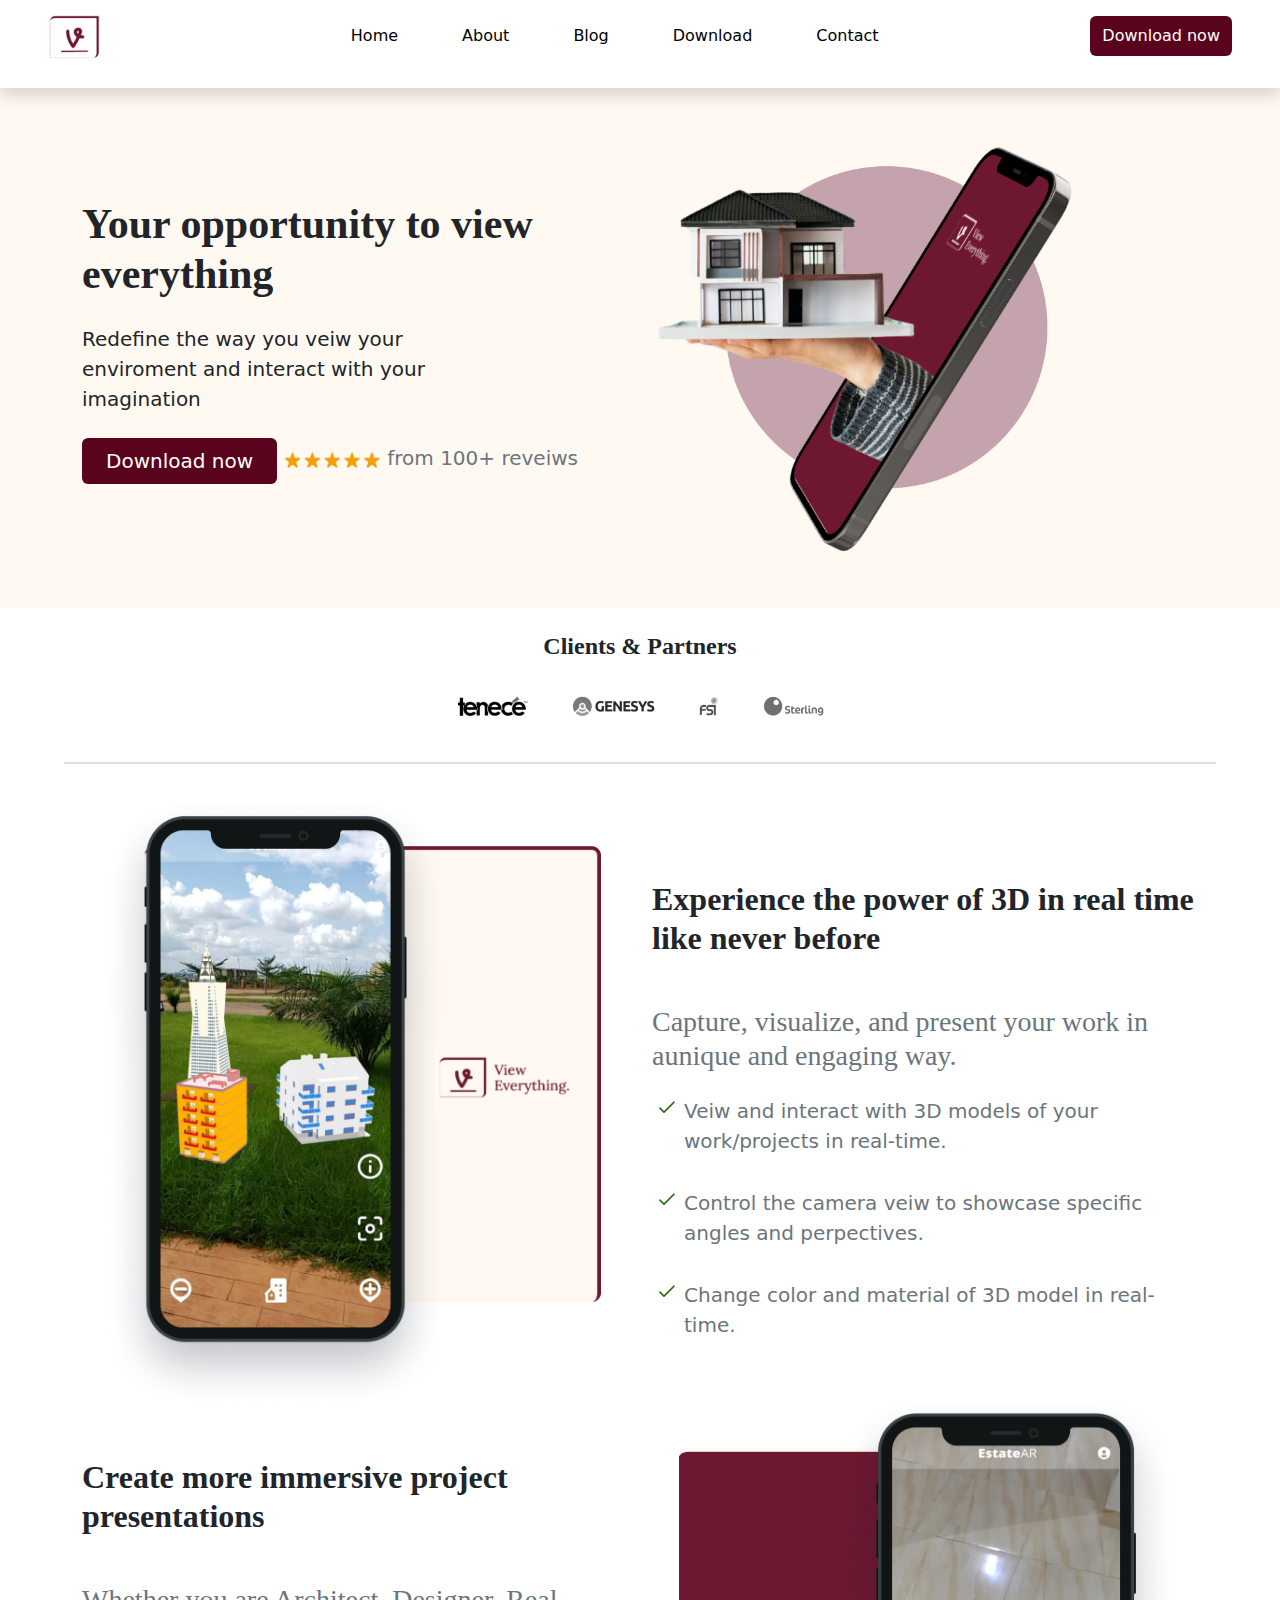
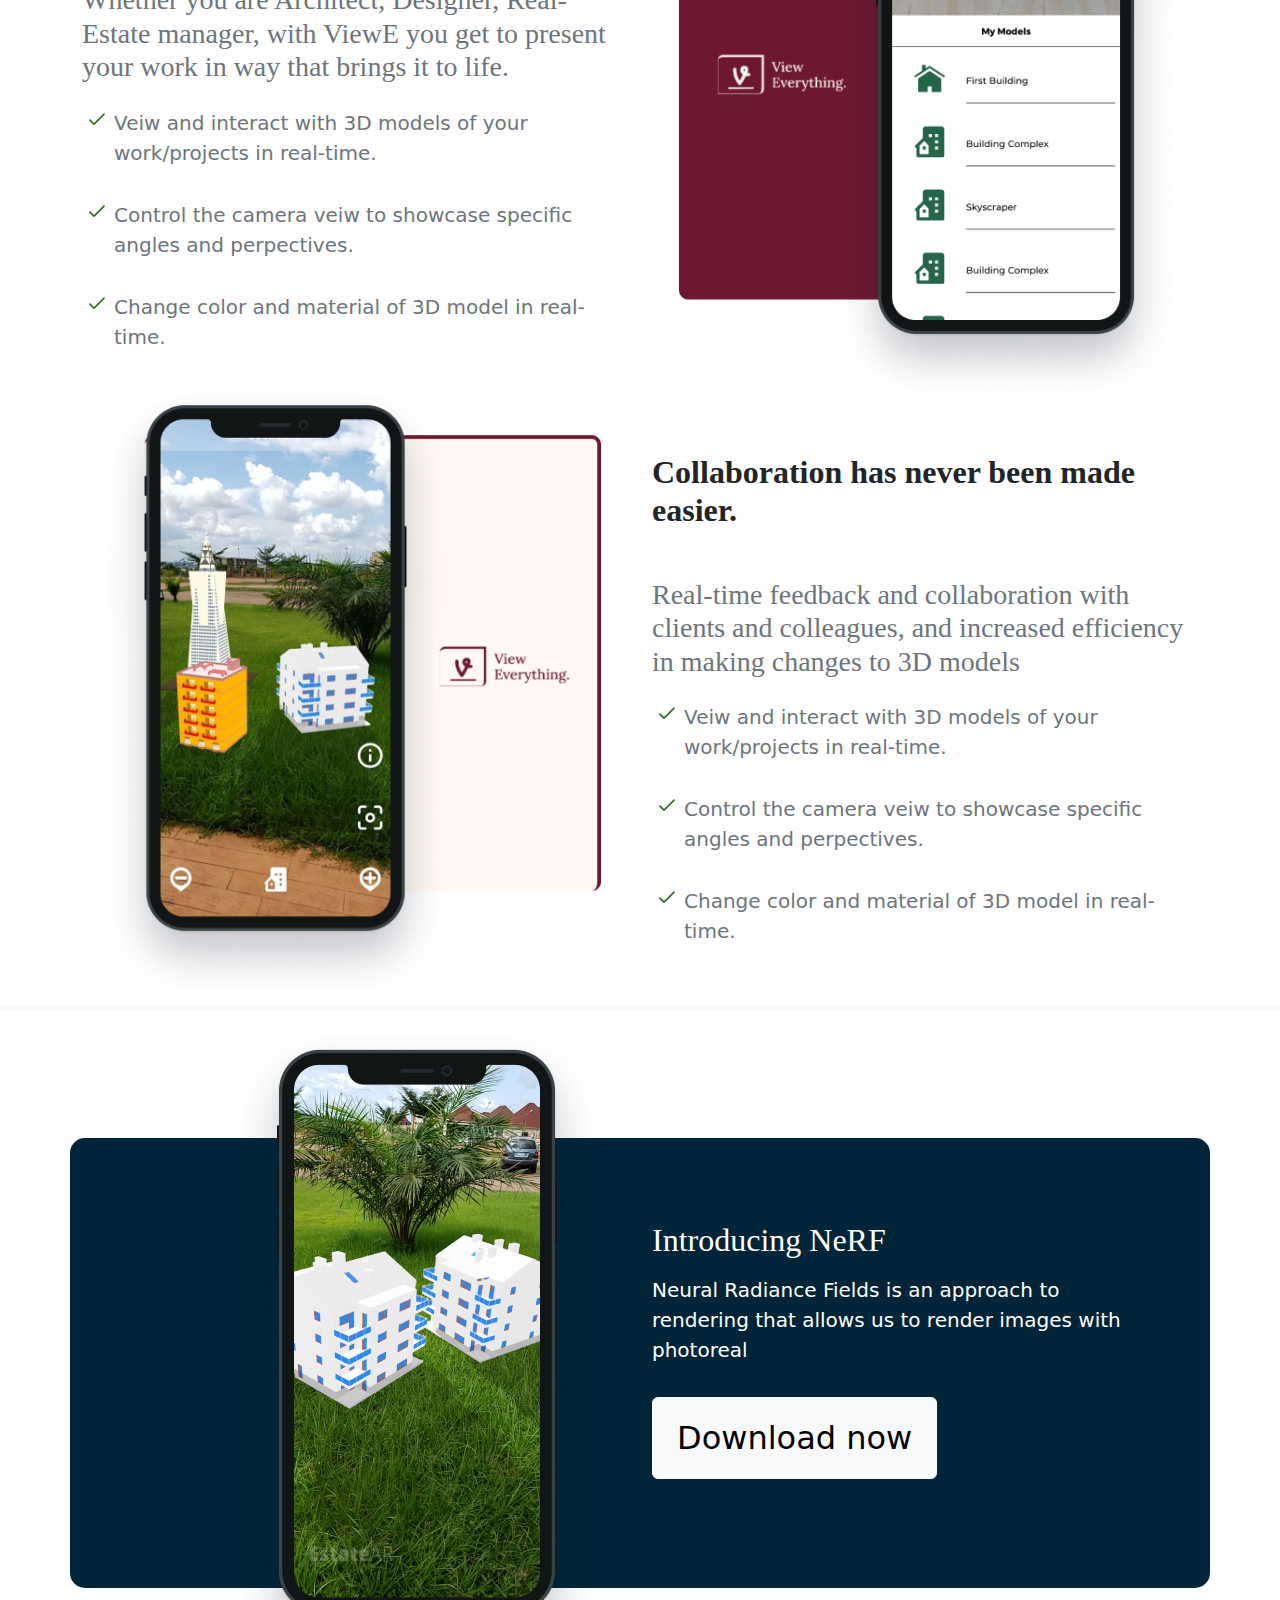
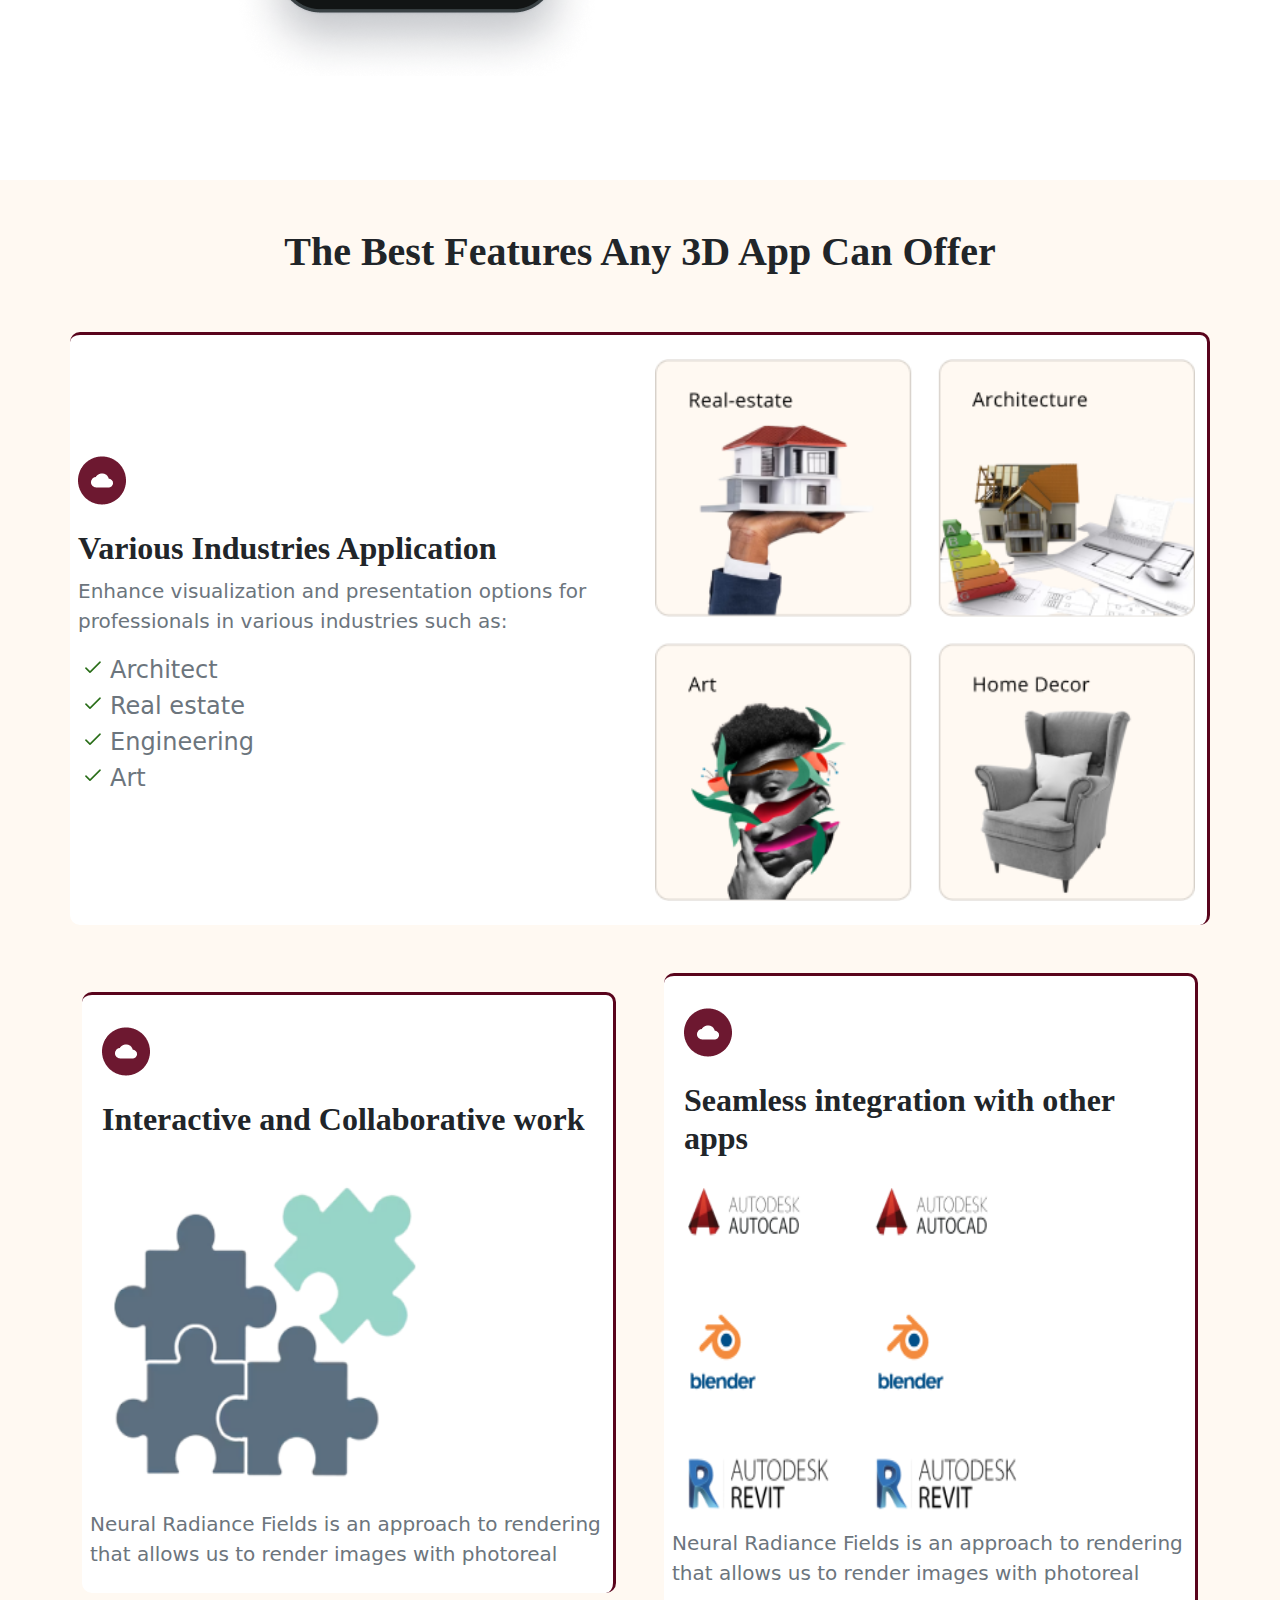
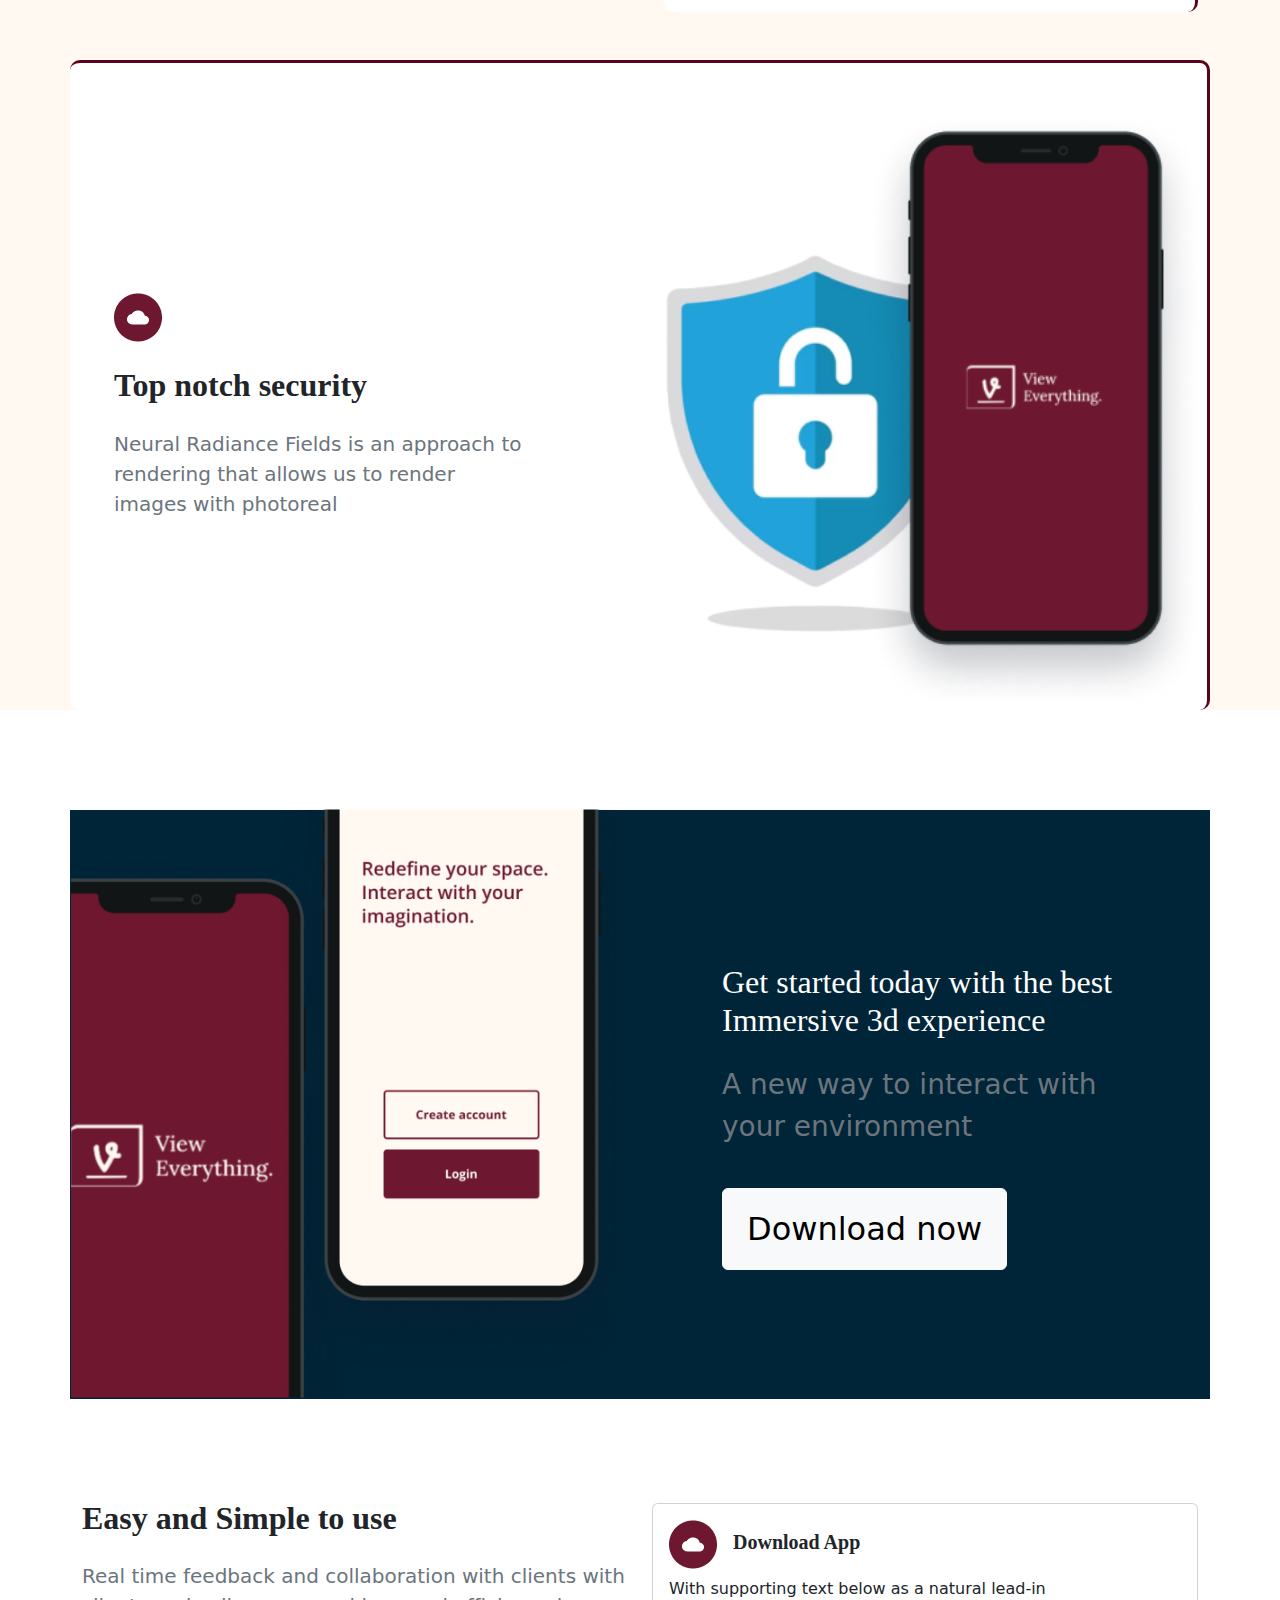
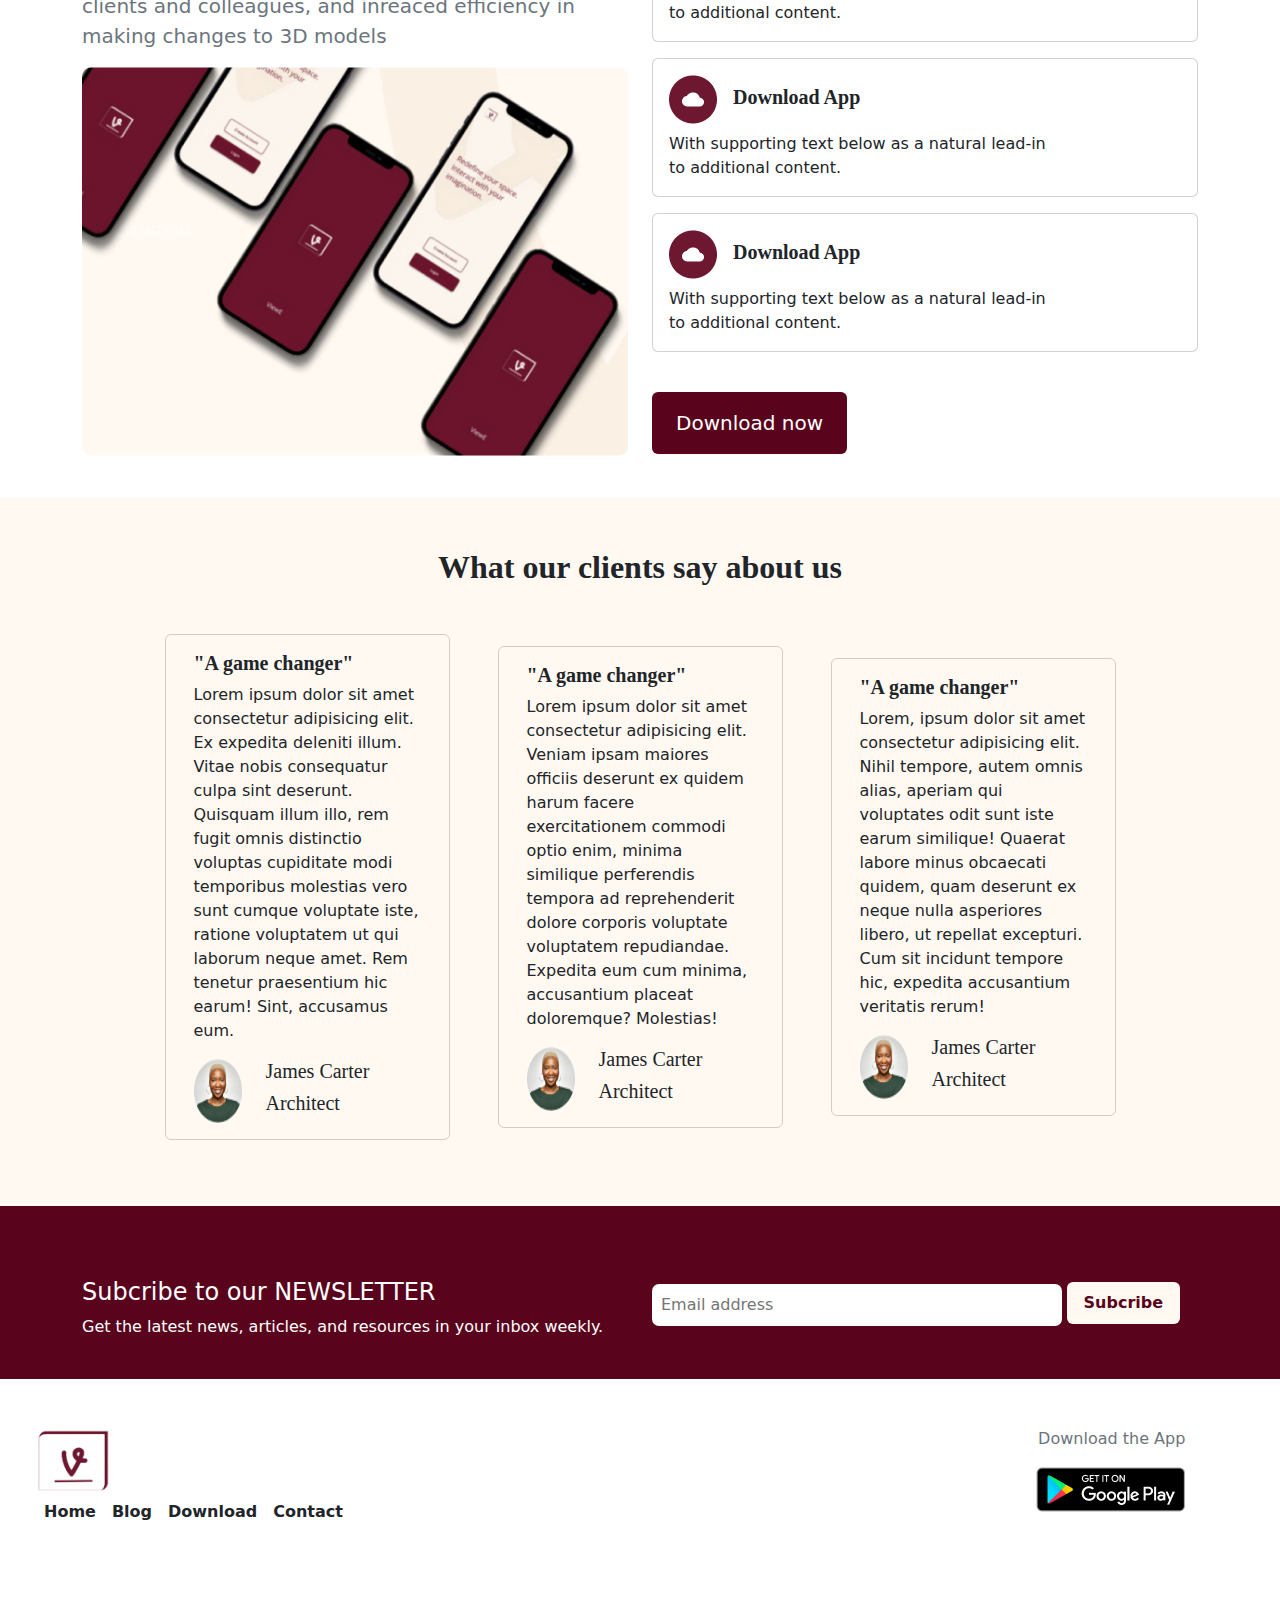
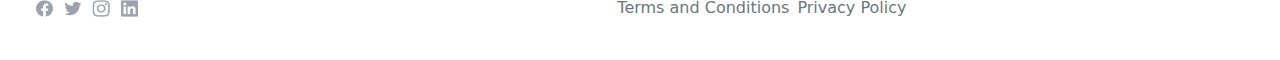
<file: index.html>
<!DOCTYPE html>
<html lang="en">
<head>
    <meta charset="UTF-8">
    <meta name="viewport" content="width=device-width, initial-scale=1.0">
    <!-- STYLES -->
    <link rel="stylesheet" href="homepage.css">
    <link rel="stylesheet" href=" 	https://cdn.jsdelivr.net/npm/bootstrap@5.3.2/dist/css/bootstrap.min.css">
    <script src=" 	https://cdn.jsdelivr.net/npm/bootstrap@5.3.2/dist/js/bootstrap.bundle.min.js"></script>
    <title>Level One Project | Uthman Amole | 231039</title>
</head>
<body>
  <!-- heaeder -->
    <header>
        <nav class="navbar navbar-expand-lg bg-body-white shadow pb-4">
            <div class="container-fluid px-3 px-md-5">
              <a class="navbar-brand" href="index.html"><img src="home/image 17.png" width="70%" alt="logo"></a>
              <button class="navbar-toggler" type="button" data-bs-toggle="collapse" data-bs-target="#navbarSupportedContent" aria-controls="navbarSupportedContent" aria-expanded="false" aria-label="Toggle navigation">
                <span class="navbar-toggler-icon"></span>
              </button>
              <div class="collapse navbar-collapse" id="navbarSupportedContent">
                <ul class="navbar-nav m-auto mb-2 mb-lg-0 gap-5">
                  <li class="nav-item">
                    <a class="nav-link active navList" aria-current="page" href="index.html">Home</a>
                  </li>
                  <li class="nav-item">
                    <a class="nav-link active navList" href="about.html">About</a>
                  </li>
                  <li class="nav-item">
                    <a class="nav-link active navList" href="blog.html">Blog</a>
                  </li>
                  <li class="nav-item">
                    <a class="nav-link active navList" href="download.html">Download</a>
                  </li>
                  <li class="nav-item">
                    <a class="nav-link active navList" href="contact.html">Contact</a>
                  </li>
                </ul>
                  <button class="btn btn-success py-2" type="submit">Download now</button>
              </div>
            </div>
          </nav>
    </header>
    <!-- main -->
    <main>
      <!-- first section -->
        <section class="firstSec">
          <div class="container py-5 gap-5 ">
            <div class="row text-center text-lg-start rowOne">
              <div class="col-12 col-lg-6">
                <h1 class="m-auto m-lg-0  pb-4 pt-5 fw-bolder">
                  Your opportunity to view everything
              </h1>
              <p class="fs-5 w-75 m-auto m-lg-0">Redefine the way you veiw your enviroment and interact with your imagination</p>
             <div>
              <button class="btn btn-success py-3 py-lg-2 px-4 my-4 fs-5">Download now</button>
              <div class="d-md-inline">
                  <img src="home/Rating.png" width="100px"  alt="rating icons">
                  <span class="text-secondary fs-5 from">from 100+ reveiws</span>
              </div>
             </div>
              </div>
             <div class="col-12 col-lg-6">
              <img src="home/Group 11.png" class="pt-5 w-lg-75" alt="An image of hand holding a building" width="80%">
             </div>
             </div>
          </div>
        </section>
        <!-- section two -->
        <section class="secTwo">
            <div class="m-auto text-center container-fluid">
              <h2 class="py-4 fw-bolder fs-4">Clients & Partners</h2>
              <img src="home/image 19.png" class="Partners" alt="Partners">
            </div>
        </section>
        <hr style="border: 1px solid gray; width: 90%; margin:40px auto;">
        <section class="secThree container-fluid">
           <div class="container">
            <div class="row rowTwo">
              <div class="col-12 col-md-6 d-none d-md-block ">
                <img src="home/Group 6.png" class="m-auto d-grid" width="90%" alt="">
              </div>
              <div class="col-12 col-md-6">
                <h2 class="fw-bold my-5">Experience the power of 3D in real time like never before</h2>
                <h3 class="text-secondary">Capture, visualize, and present your work in aunique and engaging way.</h3>
                <ul>
                  <li class="fs-5 text-secondary py-3">Veiw and interact with 3D models of your work/projects in real-time.</li>
                  <li class="fs-5 text-secondary py-3">Control the camera veiw to showcase specific angles and perpectives.</li>
                  <li class="fs-5 text-secondary py-3">Change color and material of 3D model in real-time.</li>
                </ul>
              </div>
              <div class="d-md-none">
                <img src="home/Group 6.png" class="m-auto d-grid" width="90%" alt="">
              </div>
            </div>
           </div>
           
        </section>
        <hr class="d-block d-md-none" style="border: 2px solid #ecd7bd;">
        <!-- section three -->
        <section class="secThree">
            <div class="container">
              <div class="row rowTwo">
                <div class="col-12 col-md-6">
                  <h2 class="fw-bold my-5">Create more immersive project presentations</h2>
                  <h3 class="text-secondary">Whether you are Architect, Designer, Real-Estate manager, with ViewE you get to present your work in way that brings it to life.</h3>
                  <ul>
                      <li class="fs-5 text-secondary py-3">Veiw and interact with 3D models of your work/projects in real-time.</li>
                      <li class="fs-5 text-secondary py-3">Control the camera veiw to showcase specific angles and perpectives.</l.i>
                      <li class="fs-5 text-secondary py-3">Change color and material of 3D model in real-time.</li>
                  </ul>
                </div>
                <div class="col-12 col-md-6">
                  <img src="home/Group 14 (1).png" class="m-auto d-grid" width="90%" alt="">
                </div>
              </div>
            </div>
        </section>
        <section class="secThree">
          <div class="container">
           <div class="row rowTwo">
             <div class="col-12 col-md-6 d-none d-md-block ">
               <img src="home/Group 6.png" class="m-auto d-grid" width="90%" alt="">
             </div>
             <div class="col-12 col-md-6">
               <h2 class="fw-bold my-5">Collaboration has never been made easier.</h2>
               <h3 class="text-secondary">Real-time feedback and collaboration with clients and colleagues, and increased efficiency in making changes to 3D models</h3>
               <ul>
                 <li class="fs-5 text-secondary py-3">Veiw and interact with 3D models of your work/projects in real-time.</li>
                 <li class="fs-5 text-secondary py-3">Control the camera veiw to showcase specific angles and perpectives.</l.i>
                 <li class="fs-5 text-secondary py-3">Change color and material of 3D model in real-time.</li>
               </ul>
             </div>
             <div class="d-md-none">
               <img src="home/Group 6.png" class="m-auto d-grid" width="90%" alt="">
             </div>
           </div>
          </div>
        <hr style="border: 2px solid #fce9d3;">
        <!-- section four -->
        <section class="secFour container">
            <div class="container p-5">
              <div class="row rowOne NeRF mx-auto ">
                <div class="col-12 col-lg-6">
                  <img src="home/Yes.png" class="d-none d-lg-block yesIMg" alt="">
                </div>
                <div class="col-12 col-lg-6 text-white text-center text-lg-start">
                  <h2 class="pt-1">Introducing NeRF</h2>
                  <p class="py-2 fs-5 Neural-p">Neural Radiance Fields is an approach to rendering that allows us to render images with photoreal </p>
                  <button class="btn btn-light py-3 px-4 my-3 mt-lg-2 fs-2">Download now</button>
                  <img src="home/Yes.png" class="d-block m-auto d-lg-none w-100" alt="">
                </div>
                
              </div>
            </div>
        </section>
        <!-- section five -->
        <section class="secFive container-fluid px-5">
          <h2 class="fs-1 fw-bold pt-5 pb-5 text-md-center">The Best Features Any 3D App Can Offer</h2>
          <div class="container d-grid justify-content-center bg-body-whit p-2">
            <div class="row rowOne">
              <div class="pb-3 container  col-12 col-md-6">
                <img src="home/Frame 40566.png" class="py-4" alt="icon">
                <h3 class="fw-bold fs-2">Various Industries Application</h3>
                <p class="text-secondary fs-5">Enhance visualization and presentation options for professionals in various industries such as:</p>
                <ul class="fs-4 text-secondary">
                  <li>Architect</li>
                  <li>Real estate</li>
                  <li>Engineering</li>
                  <li>Art</li>
                </ul>
              </div>
              <div class= "container p-3 col-12 col-md-6">
                <img src="home/illustration.png" class="w-100" alt="">
              </div>
            </div>
          </div>
          <div class="container">
            <div class="row rowFive gap-5  m-auto">
              <div class="bg-body-whit we-md-7 p-2 mt-5 col-12 col-md">
                <div class="pb-3 container">
                  <img src="home/Frame 40566.png" class="py-4 " alt="icon">
                  <h3 class="fw-bold fs-2">Interactive and Collaborative work</h3>              
                </div>
                <div>
                  <img src="home/image 26.png" class="frame-img px-2" alt="">
                  <p class="pt-3 fs-5 text-secondary">Neural Radiance Fields is an approach to rendering that allows us to render images with photoreal </p>
                </div>
              </div>
              <div class="bg-body-whit we-md-7 p-2 mt-5 col-12 col-md">
                <div class="pb-3 container">
                  <img src="home/Frame 40566.png" class="py-4 " alt="icon">
                  <h3 class="fw-bold fs-2">Seamless integration with other apps</h3>              
                </div>
                <div>
                  <img src="home/Frame 40618.png" class="frame-img px-3" alt="">
                  <p class="pt-3 fs-5 text-secondary ">Neural Radiance Fields is an approach to rendering that allows us to render images with photoreal </p>
                </div>
              </div>
            </div>
          </div>
          <div class="container bg-body-whit p-2 mt-5">
            <div class="row rowOne pt-5">
              <div class="pb-3 ps-5 container  col-12 col-md-6">
                <img src="home/Frame 40566.png" class="py-4" alt="icon">
                <h3 class="fw-bold fs-2">Top notch security</h3>
                <p class="pt-3 fs-5 text-secondary n-p">Neural Radiance Fields is an approach to rendering that allows us to render images with photoreal </p>
              </div>
              <div class=" container col-12 col-md-6">
                <img src="home/Group 5.png" class="w-100" alt="">
              </div>
            </div>
          </div>
        </section>
        <!-- section six -->
        <section class="secSix container">
          <div>
            <div class="row rowSix">
              <div class="col-12 col-md-6 d-xperience1">
                <img src="home/image 14.png" class="w-100" alt="">
              </div>
              <div class="col-12 col-md-6 text-white d-xperience2 text-center text-md-start">
                <h2 class="pt-5">Get started today with the best Immersive 3d experience</h2>
                  <p class="py-3 fs-3 Neural-p text-secondary">A new way to interact with your environment</p>
                  <button class="btn btn-light py-3 px-4 my-4 mt-md-2 fs-2">Download now</button>
              </div>
            </div>
          </div>
        </section> 
        <!-- section seven -->
        <section>
          <div class="container">
            <div class="row ">
              <div class="col-12 col-md-6">
                <h3 class="fw-bold fs-2">Easy and Simple to use</h3>
                <p class="pt-3 fs-5 text-secondary">Real time feedback and collaboration with clients with clients  and colleagues, and inreaced  efficiency in making changes to 3D models</p>
                <img src="home/Rectangle 58.png" class="w-100" alt="">
              </div>
              <div class="col-12 col-md-6 mt-5 mt-md-1">
                <div class="card  mb-3">
                  <div class="card-body">
                    <h5 class="card-title fw-bold"><img src="home/Frame 40566.png" class="pe-3" alt="">Download App</h5>
                    <p class="card-text w-75">With supporting text below as a natural lead-in to additional content.</p>
                  </div>
                </div>
                <div class="card mb-3">
                  <div class="card-body">
                    <h5 class="card-title fw-bold"><img src="home/Frame 40566.png" class="pe-3" alt="">Download App</h5>
                    <p class="card-text w-75">With supporting text below as a natural lead-in to additional content.</p>
                  </div>
                </div>
                <div class="card mb-3">
                  <div class="card-body">
                    <h5 class="card-title fw-bold"><img src="home/Frame 40566.png" class="pe-3" alt="">Download App</h5>
                    <p class="card-text w-75">With supporting text below as a natural lead-in to additional content.</p>
                  </div>
                </div>
                <button class="btn btn-success py-3 px-4 my-4 fs-5">Download now</button>
              </div>
            </div>
          </div>
        </section>
        <!-- section eight -->
        <section class="sec8">
          <h2 class="text-center fw-bold">
            What our clients say about us
          </h2>
          <div class="container mt-5">
            <div class="row gap-5 rowOne">
              <div class="card bg-transparent mb-3 col-12 col-lg-3">
                <div class="card-body">
                  <h5 class="card-title fw-bold">"A game changer"</h5>
                  <p class="card-text">Lorem ipsum dolor sit amet consectetur adipisicing elit. Ex expedita deleniti illum. Vitae nobis consequatur culpa sint deserunt. Quisquam illum illo, rem fugit omnis distinctio voluptas cupiditate modi temporibus molestias vero sunt cumque voluptate iste, ratione voluptatem ut qui laborum neque amet. Rem tenetur praesentium hic earum! Sint, accusamus eum.</p>
                  <div class="d-flex gap-4">
                    <img src="home/Ellipse 1-1.png" width="">
                    <div>
                      <h5 class="fw-lighter">James Carter</h5>
                      <h5>Architect</h5>
                    </div>
                  </div>
                </div>
              </div>
              <div class="card bg-transparent mb-3 col-12 col-lg-3">
                <div class="card-body">
                  <h5 class="card-title fw-bold">"A game changer"</h5>
                  <p class="card-text">Lorem ipsum dolor sit amet consectetur adipisicing elit. Veniam ipsam maiores officiis deserunt ex quidem harum facere exercitationem commodi optio enim, minima similique perferendis tempora ad reprehenderit dolore corporis voluptate voluptatem repudiandae. Expedita eum cum minima, accusantium placeat doloremque? Molestias!</p>
                  <div class="d-flex gap-4">
                    <img src="home/Ellipse 1-1.png" width="">
                    <div>
                      <h5 class="fw-lighter">James Carter</h5>
                      <h5>Architect</h5>
                    </div>
                  </div>
                </div>
              </div>
              <div class="card bg-transparent  mb-3 col-12 col-lg-3">
                <div class="card-body ">
                  <h5 class="card-title fw-bold">"A game changer"</h5>
                  <p class="card-text">Lorem, ipsum dolor sit amet consectetur adipisicing elit. Nihil tempore, autem omnis alias, aperiam qui voluptates odit sunt iste earum similique! Quaerat labore minus obcaecati quidem, quam deserunt ex neque nulla asperiores libero, ut repellat excepturi. Cum sit incidunt tempore hic, expedita accusantium veritatis rerum!</p>
                  <div class="d-flex gap-4">
                    <img src="home/Ellipse 1-1.png" width="">
                    <div>
                      <h5 class="fw-lighter">James Carter</h5>
                      <h5>Architect</h5>
                    </div>
                  </div>
                </div>
              </div>
            </div>  
          </div>
        </section>
        <!-- footer -->
        <footer class="pb-4">
          <div class="bg-1-f text-white p-4" >
            <div class="container mt-5">
              <div class="row">
                <div class="col-12 col-md-6">
                  <h4 style="overflow-y: hidden;">Subcribe to our NEWSLETTER</h4>
                  <P>Get the latest news, articles, and resources in your inbox weekly.</P>
                </div>
                <form class="col-12 col-md-6">
                  <input type="email" placeholder="Email address" style="width: 75%; padding: 9px; border-radius: 7px; border: none;">
                  <button class="btn btn-ligh py-2 px-3 my-2 mt-md-1   fw-bold">Subcribe</button>
                </form>
              </div>
            </div>
          </div>
          <div class="container-fluid mt-5">
            <div class="row">
              <div class="col-12 col-md-5">
                <img src="home/image 17.png" alt="" class="ms-4">
                <ul class="d-flex gap-3 fw-bold py-2" style="list-style: none;">
                  <li>Home</li>
                  <li>Blog</li>
                  <li>Download</li>
                  <li>Contact</li>
                </ul>
              </div>
              <div class="col-12 col-md-6 ms-4 text-md-end">
                <p class="text-secondary">Download the App</p>
                <img src="home/Frame 10.png" alt="">
              </div>
            </div>
          </div>
          <div class="container-fluid mt-5">
             <div class="row gap-5 justify-content-space-between">
              <div class="col-12 col-md-5">
                <img src="home/Icons.png" class="ms-4 icons" alt="">
               </div>
               <div class="col-12 col-md-6 ms-4 d-flex gap-2">
                 <p class="text-secondary">Terms and Conditions</p>
                 <p class="text-secondary ">Privacy Policy</p>
               </div>
             </div> 
          </div>
        </footer>
    </main>
</body>
</html>
</file>
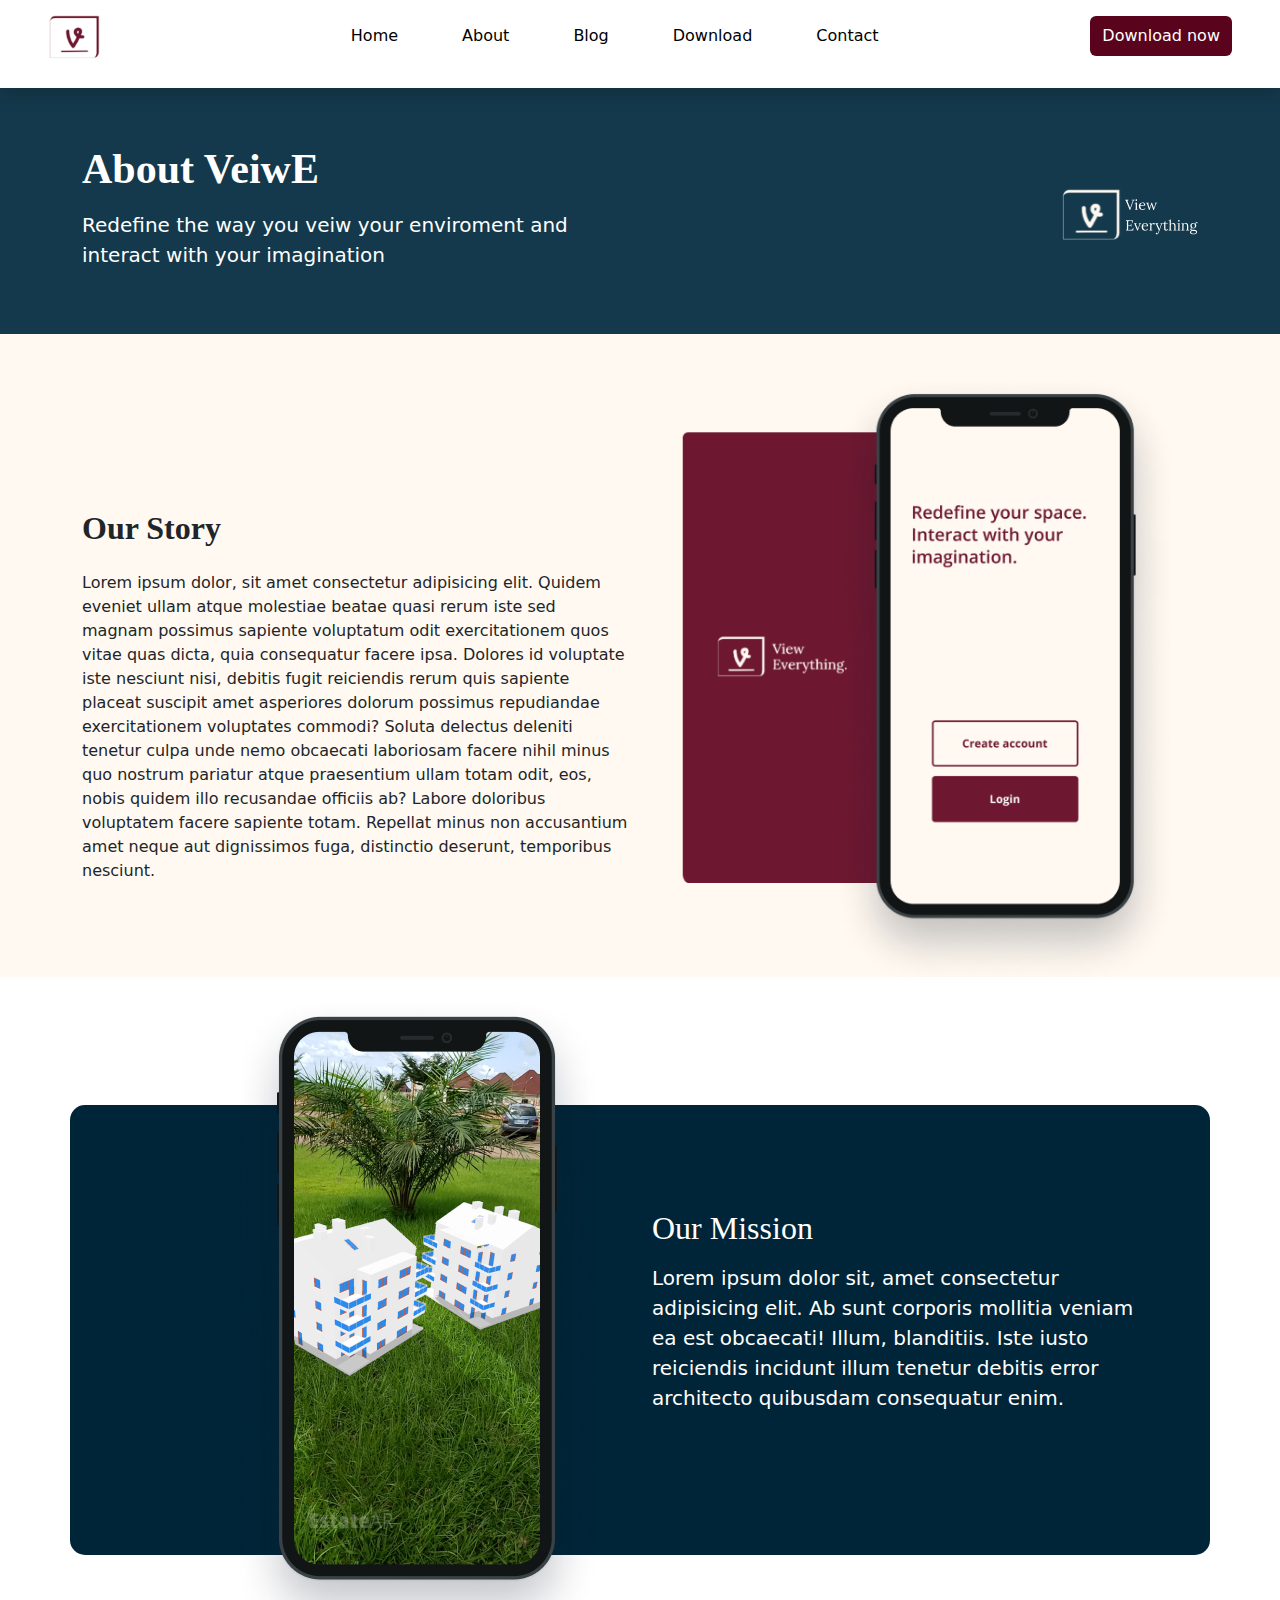
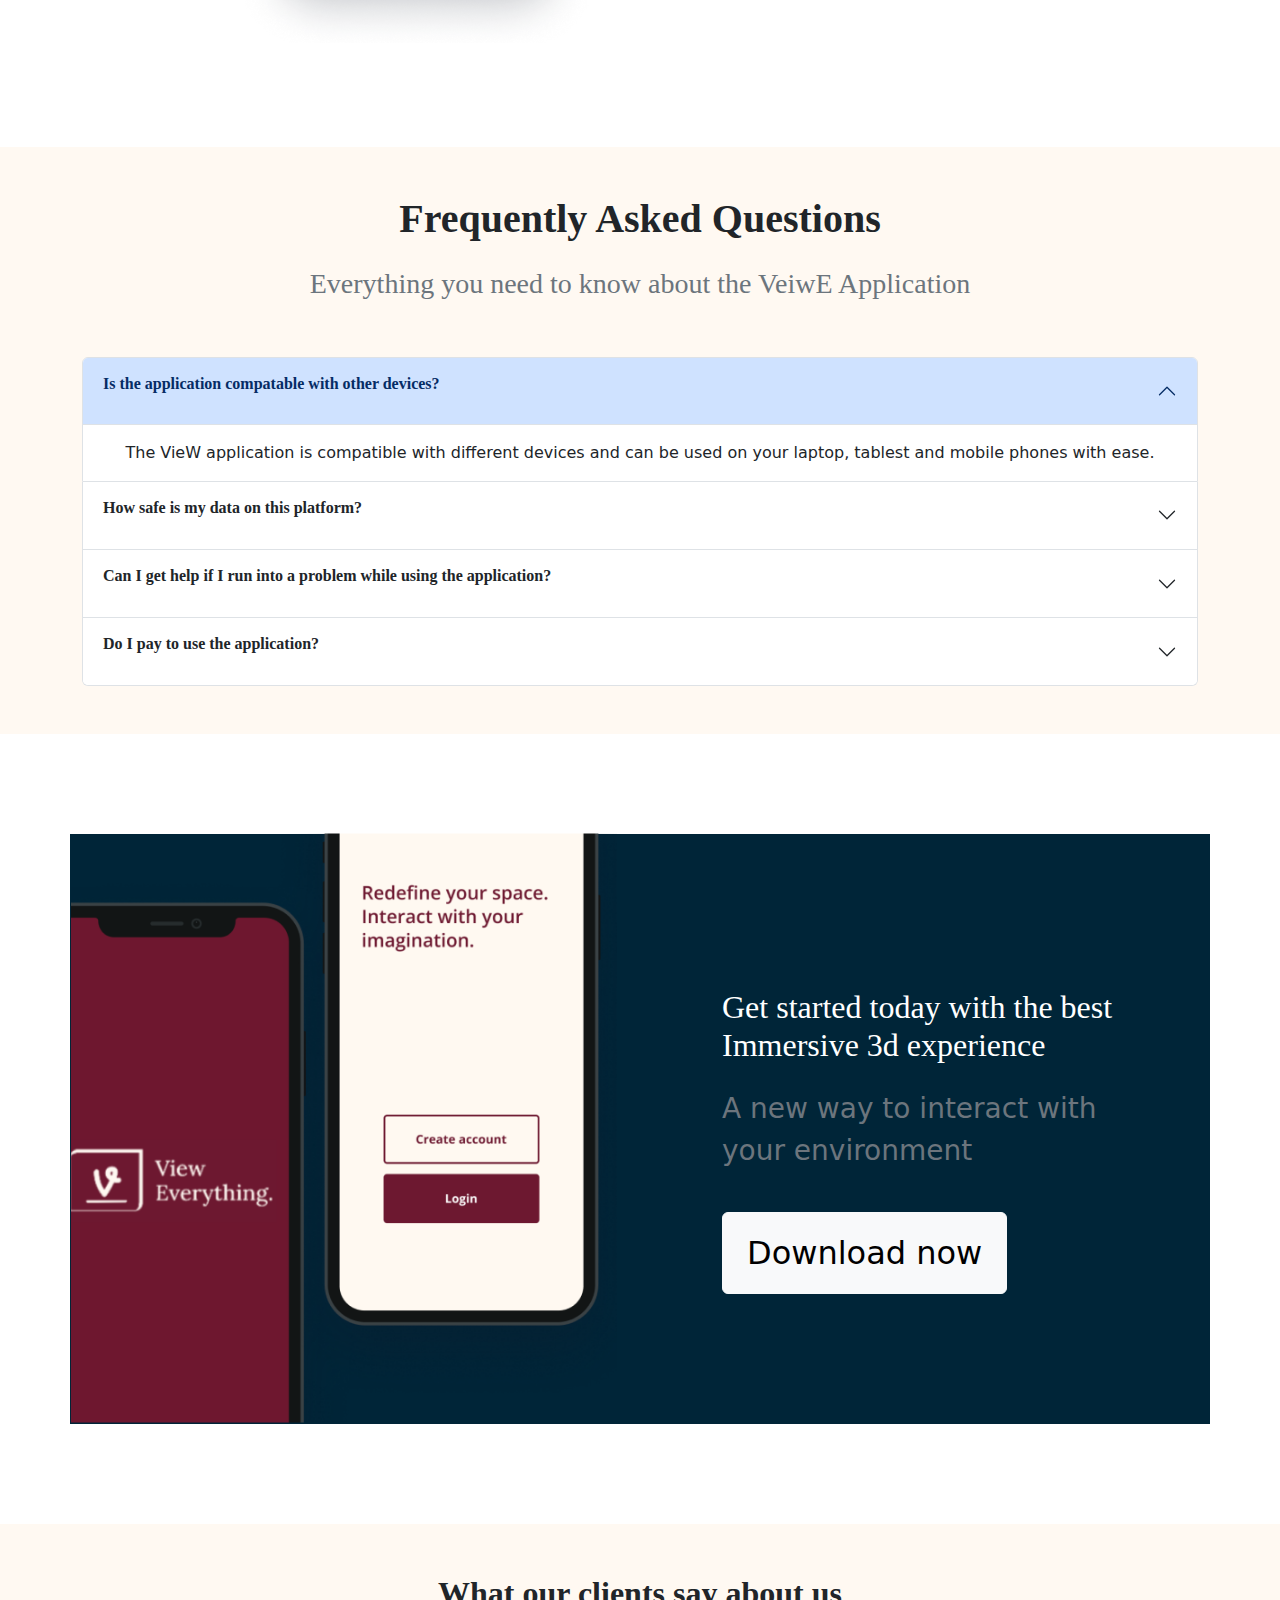
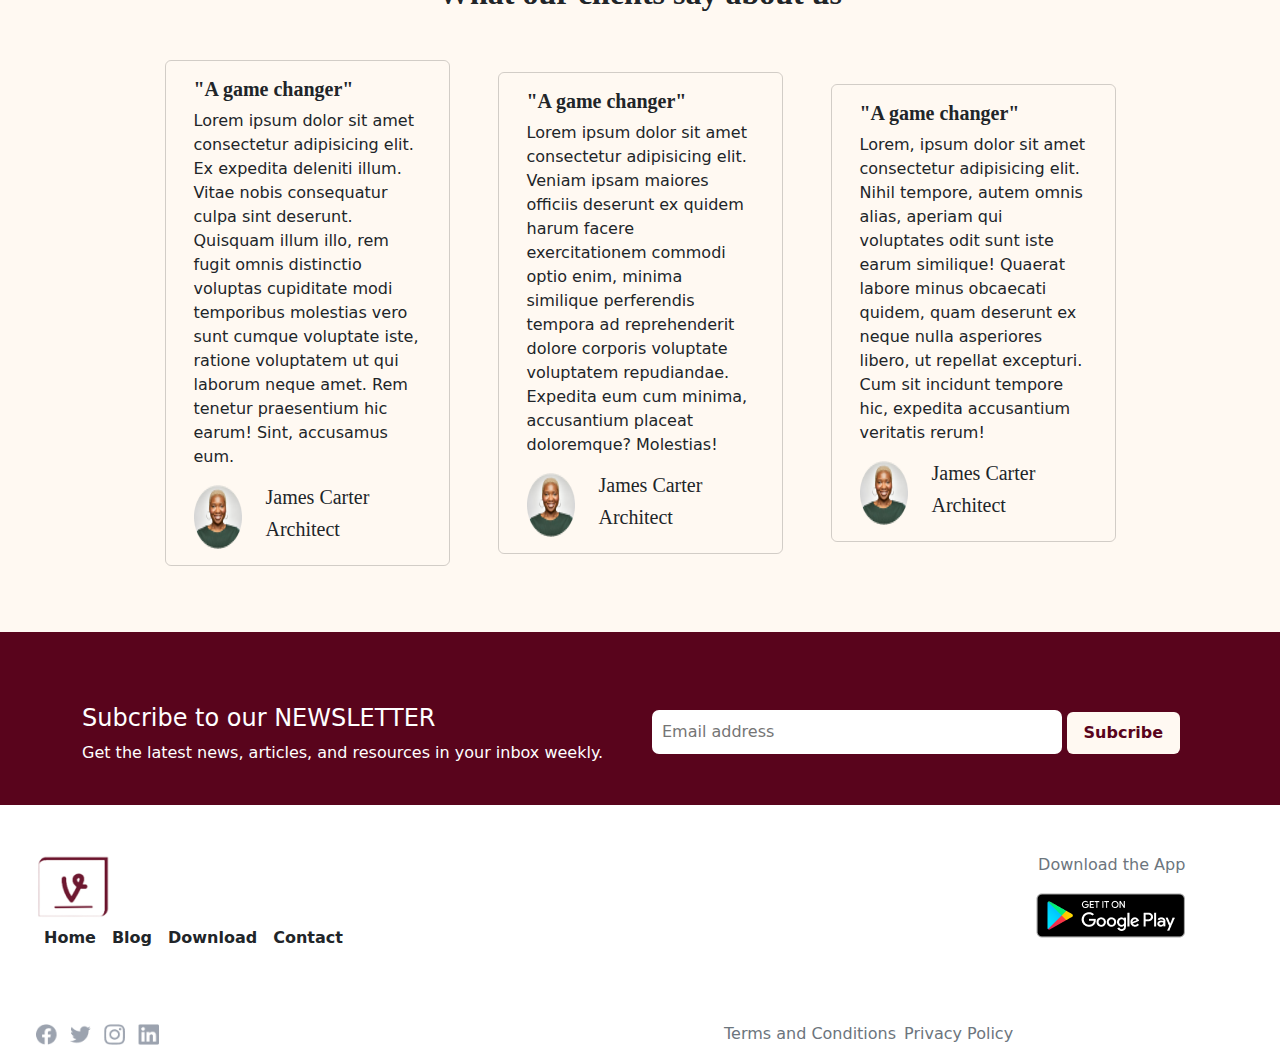
<file: about.html>
<!DOCTYPE html>
<html lang="en">
<head>
    <meta charset="UTF-8">
    <meta name="viewport" content="width=device-width, initial-scale=1.0">
    <link rel="stylesheet" href="about.css">
    <link rel="stylesheet" href="homepage.css">
    <link rel="stylesheet" href=" 	https://cdn.jsdelivr.net/npm/bootstrap@5.3.2/dist/css/bootstrap.min.css">
    <script src=" 	https://cdn.jsdelivr.net/npm/bootstrap@5.3.2/dist/js/bootstrap.bundle.min.js"></script>
    <title>About Page</title>
</head>
<body>
    <header>
        <nav class="navbar navbar-expand-lg bg-body-white shadow pb-4">
            <div class="container-fluid px-3 px-md-5">
              <a class="navbar-brand" href="index.html"><img src="home/image 17.png" width="70%" alt="logo"></a>
              <button class="navbar-toggler" type="button" data-bs-toggle="collapse" data-bs-target="#navbarSupportedContent" aria-controls="navbarSupportedContent" aria-expanded="false" aria-label="Toggle navigation">
                <span class="navbar-toggler-icon"></span>
              </button>
              <div class="collapse navbar-collapse" id="navbarSupportedContent">
                <ul class="navbar-nav m-auto mb-2 mb-lg-0 gap-5">
                  <li class="nav-item">
                    <a class="nav-link active navList" aria-current="page" href="index.html">Home</a>
                  </li>
                  <li class="nav-item">
                    <a class="nav-link active navList" href="about.html">About</a>
                  </li>
                  <li class="nav-item">
                    <a class="nav-link active navList" href="blog.html">Blog</a>
                  </li>
                  <li class="nav-item">
                    <a class="nav-link active navList" href="download.html">Download</a>
                  </li>
                  <li class="nav-item">
                    <a class="nav-link active navList" href="contact.html">Contact</a>
                  </li>
                </ul>
                  <button class="btn btn-success py-2" type="submit">Download now</button>
              </div>
            </div>
          </nav>
    </header>
    <section class="AfirstSec pt-5">
        <div class="container py-5 gap-5 ">
          <div class="row rowOne">
            <div class="col-12 col-lg-6 text-white">
              <h1 class="m-lg-0  pb-3 pt-5 fw-bolder">
                About VeiwE
            </h1>
            <p class="fs-5  ">Redefine the way you veiw your enviroment and interact with your imagination</p>
           </div>
            <div class="col-12 col-lg-6 text-end">
            <img src="about/Frame 40651.svg" class="pt-5 w-25 ms-auto d-none d-lg-block" alt="An image of hand holding a building" width="80%">
           </div>
        </div>
        </div>
      </section>
      <section class="AsecTwo pt-5">
        <div class="container">
          <div class="row rowTwo">
            <div class="col-12 col-md-6">
              <h2 class="fw-bold mt-5">Our Story</h2>
              <p class="mt-4">Lorem ipsum dolor, sit amet consectetur adipisicing elit. Quidem eveniet ullam atque molestiae beatae quasi rerum iste sed magnam possimus sapiente voluptatum odit exercitationem quos vitae quas dicta, quia consequatur facere ipsa. Dolores id voluptate iste nesciunt nisi, debitis fugit reiciendis rerum quis sapiente placeat suscipit amet asperiores dolorum possimus repudiandae exercitationem voluptates commodi? Soluta delectus deleniti tenetur culpa unde nemo obcaecati laboriosam facere nihil minus quo nostrum pariatur atque praesentium ullam totam odit, eos, nobis quidem illo recusandae officiis ab? Labore doloribus voluptatem facere sapiente totam. Repellat minus non accusantium amet neque aut dignissimos fuga, distinctio deserunt, temporibus nesciunt.</p>
            </div>
            <div class="col-12 col-md-6">
              <img src="about/Group 15.png" class="m-auto d-grid" width="90%" alt="">
            </div>
          </div>
        </div>
    </section>
    <section class="secFour container">
        <div class="container p-5">
          <div class="row rowOne NeRF m-auto">
            <div class="col-12 col-lg-6">
              <img src="home/Yes.png" class="d-none d-lg-block yesIMg" alt="">
            </div>
            <div class="col-12 col-lg-6 text-white text-center text-lg-start">
              <h2 class="p3-5">Our Mission</h2>
              <p class="py-2 fs-5 Neural-p">Lorem ipsum dolor sit, amet consectetur adipisicing elit. Ab sunt corporis mollitia veniam ea est obcaecati! Illum, blanditiis. Iste iusto reiciendis incidunt illum tenetur debitis error architecto quibusdam consequatur enim.</p>
              <img src="home/Yes.png" class="d-block m-auto d-lg-none w-100" alt="">
            </div>
            
          </div>
        </div>
    </section>
    <section class="secFive container-fluid px-5 text-md-center">
        <h2 class="fs-1 fw-bold pt-5 pb-3 ">Frequently Asked Questions</h2>
        <h3 class="text-secondary">Everything you need to know about the VeiwE Application </h3>
        <div class="py-5 container">
          <div class="accordion" id="accordionExample">
            <div class="accordion-item">
              <h2 class="accordion-header">
                <button class="accordion-button" type="button" data-bs-toggle="collapse" data-bs-target="#collapseOne" aria-expanded="true" aria-controls="collapseOne">
                  <p class="fw-bold">Is the application compatable with other devices?</p>
                </button>
              </h2>
              <div id="collapseOne" class="accordion-collapse collapse show" data-bs-parent="#accordionExample">
                <div class="accordion-body">
                  The VieW application is compatible with different devices and can be used on your laptop, tablest and mobile phones with ease.
                </div>
              </div>
            </div>
            <div class="accordion-item">
              <h2 class="accordion-header">
                <button class="accordion-button collapsed" type="button" data-bs-toggle="collapse" data-bs-target="#collapseTwo" aria-expanded="false" aria-controls="collapseTwo">
                  <p><strong>How safe is my data on this platform?</strong></p>
                </button>
              </h2>
              <div id="collapseTwo" class="accordion-collapse collapse" data-bs-parent="#accordionExample">
                <div class="accordion-body">
                  <strong>This is the second item's accordion body.</strong> It is hidden by default, until the collapse plugin adds the appropriate classes that we use to style each element. These classes control the overall appearance, as well as the showing and hiding via CSS transitions. You can modify any of this with custom CSS or overriding our default variables. It's also worth noting that just about any HTML can go within the <code>.accordion-body</code>, though the transition does limit overflow.
                </div>
              </div>
            </div>
            <div class="accordion-item">
              <h2 class="accordion-header">
                <button class="accordion-button collapsed" type="button" data-bs-toggle="collapse" data-bs-target="#collapseThree" aria-expanded="false" aria-controls="collapseThree">
                  <p class="fw-bold">Can I get help if I run into a problem while using the application?</p>
                </button>
              </h2>
              <div id="collapseThree" class="accordion-collapse collapse" data-bs-parent="#accordionExample">
                <div class="accordion-body">
                  <strong>This is the third item's accordion body.</strong> It is hidden by default, until the collapse plugin adds the appropriate classes that we use to style each element. These classes control the overall appearance, as well as the showing and hiding via CSS transitions. You can modify any of this with custom CSS or overriding our default variables. It's also worth noting that just about any HTML can go within the <code>.accordion-body</code>, though the transition does limit overflow.
                </div>
              </div>
            </div>
            <div class="accordion-item">
              <h2 class="accordion-header">
                <button class="accordion-button collapsed" type="button" data-bs-toggle="collapse" data-bs-target="#collapseThree" aria-expanded="false" aria-controls="collapseThree">
                  <p class="fw-bold">Do I pay to use the application?</p>
                </button>
              </h2>
              <div id="collapseThree" class="accordion-collapse collapse" data-bs-parent="#accordionExample">
                <div class="accordion-body">
                  <strong>This is the third item's accordion body.</strong> It is hidden by default, until the collapse plugin adds the appropriate classes that we use to style each element. These classes control the overall appearance, as well as the showing and hiding via CSS transitions. You can modify any of this with custom CSS or overriding our default variables. It's also worth noting that just about any HTML can go within the <code>.accordion-body</code>, though the transition does limit overflow.
                </div>
              </div>
            </div>
          </div>
        </div>
      </section>
      <section class="secSix container">
        <div>
          <div class="row rowSix">
            <div class="col-12 col-md-6 d-xperience1">
              <img src="home/image 14.png" class="w-100" alt="">
            </div>
            <div class="col-12 col-md-6 text-white d-xperience2 text-center text-md-start">
              <h2 class="pt-5">Get started today with the best Immersive 3d experience</h2>
                <p class="py-3 fs-3 Neural-p text-secondary">A new way to interact with your environment</p>
                <button class="btn btn-light py-3 px-4 my-4 mt-md-2 fs-2">Download now</button>
            </div>
          </div>
        </div>
      </section> 
      <section class="sec8">
        <h2 class="text-center fw-bold">
          What our clients say about us
        </h2>
        <div class="container mt-5">
          <div class="row gap-5 rowOne">
            <div class="card bg-transparent mb-3 col-12 col-lg-3">
              <div class="card-body">
                <h5 class="card-title fw-bold">"A game changer"</h5>
                <p class="card-text">Lorem ipsum dolor sit amet consectetur adipisicing elit. Ex expedita deleniti illum. Vitae nobis consequatur culpa sint deserunt. Quisquam illum illo, rem fugit omnis distinctio voluptas cupiditate modi temporibus molestias vero sunt cumque voluptate iste, ratione voluptatem ut qui laborum neque amet. Rem tenetur praesentium hic earum! Sint, accusamus eum.</p>
                <div class="d-flex gap-4">
                  <img src="home/Ellipse 1-1.png" width="">
                  <div>
                    <h5 class="fw-lighter">James Carter</h5>
                    <h5>Architect</h5>
                  </div>
                </div>
              </div>
            </div>
            <div class="card bg-transparent mb-3 col-12 col-lg-3">
              <div class="card-body">
                <h5 class="card-title fw-bold">"A game changer"</h5>
                <p class="card-text">Lorem ipsum dolor sit amet consectetur adipisicing elit. Veniam ipsam maiores officiis deserunt ex quidem harum facere exercitationem commodi optio enim, minima similique perferendis tempora ad reprehenderit dolore corporis voluptate voluptatem repudiandae. Expedita eum cum minima, accusantium placeat doloremque? Molestias!</p>
                <div class="d-flex gap-4">
                  <img src="home/Ellipse 1-1.png" width="">
                  <div>
                    <h5 class="fw-lighter">James Carter</h5>
                    <h5>Architect</h5>
                  </div>
                </div>
              </div>
            </div>
            <div class="card bg-transparent  mb-3 col-12 col-lg-3">
              <div class="card-body ">
                <h5 class="card-title fw-bold">"A game changer"</h5>
                <p class="card-text">Lorem, ipsum dolor sit amet consectetur adipisicing elit. Nihil tempore, autem omnis alias, aperiam qui voluptates odit sunt iste earum similique! Quaerat labore minus obcaecati quidem, quam deserunt ex neque nulla asperiores libero, ut repellat excepturi. Cum sit incidunt tempore hic, expedita accusantium veritatis rerum!</p>
                <div class="d-flex gap-4">
                  <img src="home/Ellipse 1-1.png" width="">
                  <div>
                    <h5 class="fw-lighter">James Carter</h5>
                    <h5>Architect</h5>
                  </div>
                </div>
              </div>
            </div>
          </div>  
        </div>
      </section>
      <footer>
        <div class="bg-1-f text-white p-4" >
          <div class="container mt-5">
            <div class="row">
              <div class="col-12 col-md-6">
                <h4 style="overflow-y: hidden;">Subcribe to our NEWSLETTER</h4>
                <P>Get the latest news, articles, and resources in your inbox weekly.</P>
              </div>
              <form class="col-12 col-md-6">
                <input type="email" placeholder="Email address" style="width: 75%; padding: 10px; border-radius: 7px; border: none;">
                <button class="btn btn-ligh py-2 px-3 my-2 mt-md-2 fw-bold">Subcribe</button>
              </div>
            </form>
          </div>
        </div>
        <div class="container-fluid mt-5">
          <div class="row">
            <div class="col-12 col-md-5">
              <img src="home/image 17.png" alt="" class="ms-4">
              <ul class="d-flex gap-3 fw-bold py-2" style="list-style: none;">
                <li>Home</li>
                <li>Blog</li>
                <li>Download</li>
                <li>Contact</li>
              </ul>
            </div>
            <div class="col-12 col-md-6 ms-4 text-md-end">
              <p class="text-secondary">Download the App</p>
              <img src="home/Frame 10.png" alt="">
            </div>
          </div>
        </div>
        <div class="container-fluid mt-5">
           <div class="row gap-5">
            <div class="col-12 col-md-6">
              <img src="home/Icons.png" class="ms-4 icons" alt="">
             </div>
             <div class="col-12 col-md-5 ms-4 d-flex gap-2">
               <p class="text-secondary">Terms and Conditions</p>
               <p class="text-secondary ">Privacy Policy</p>
             </div>
           </div> 
        </div>
      </footer>
</body>
</html>
</file>
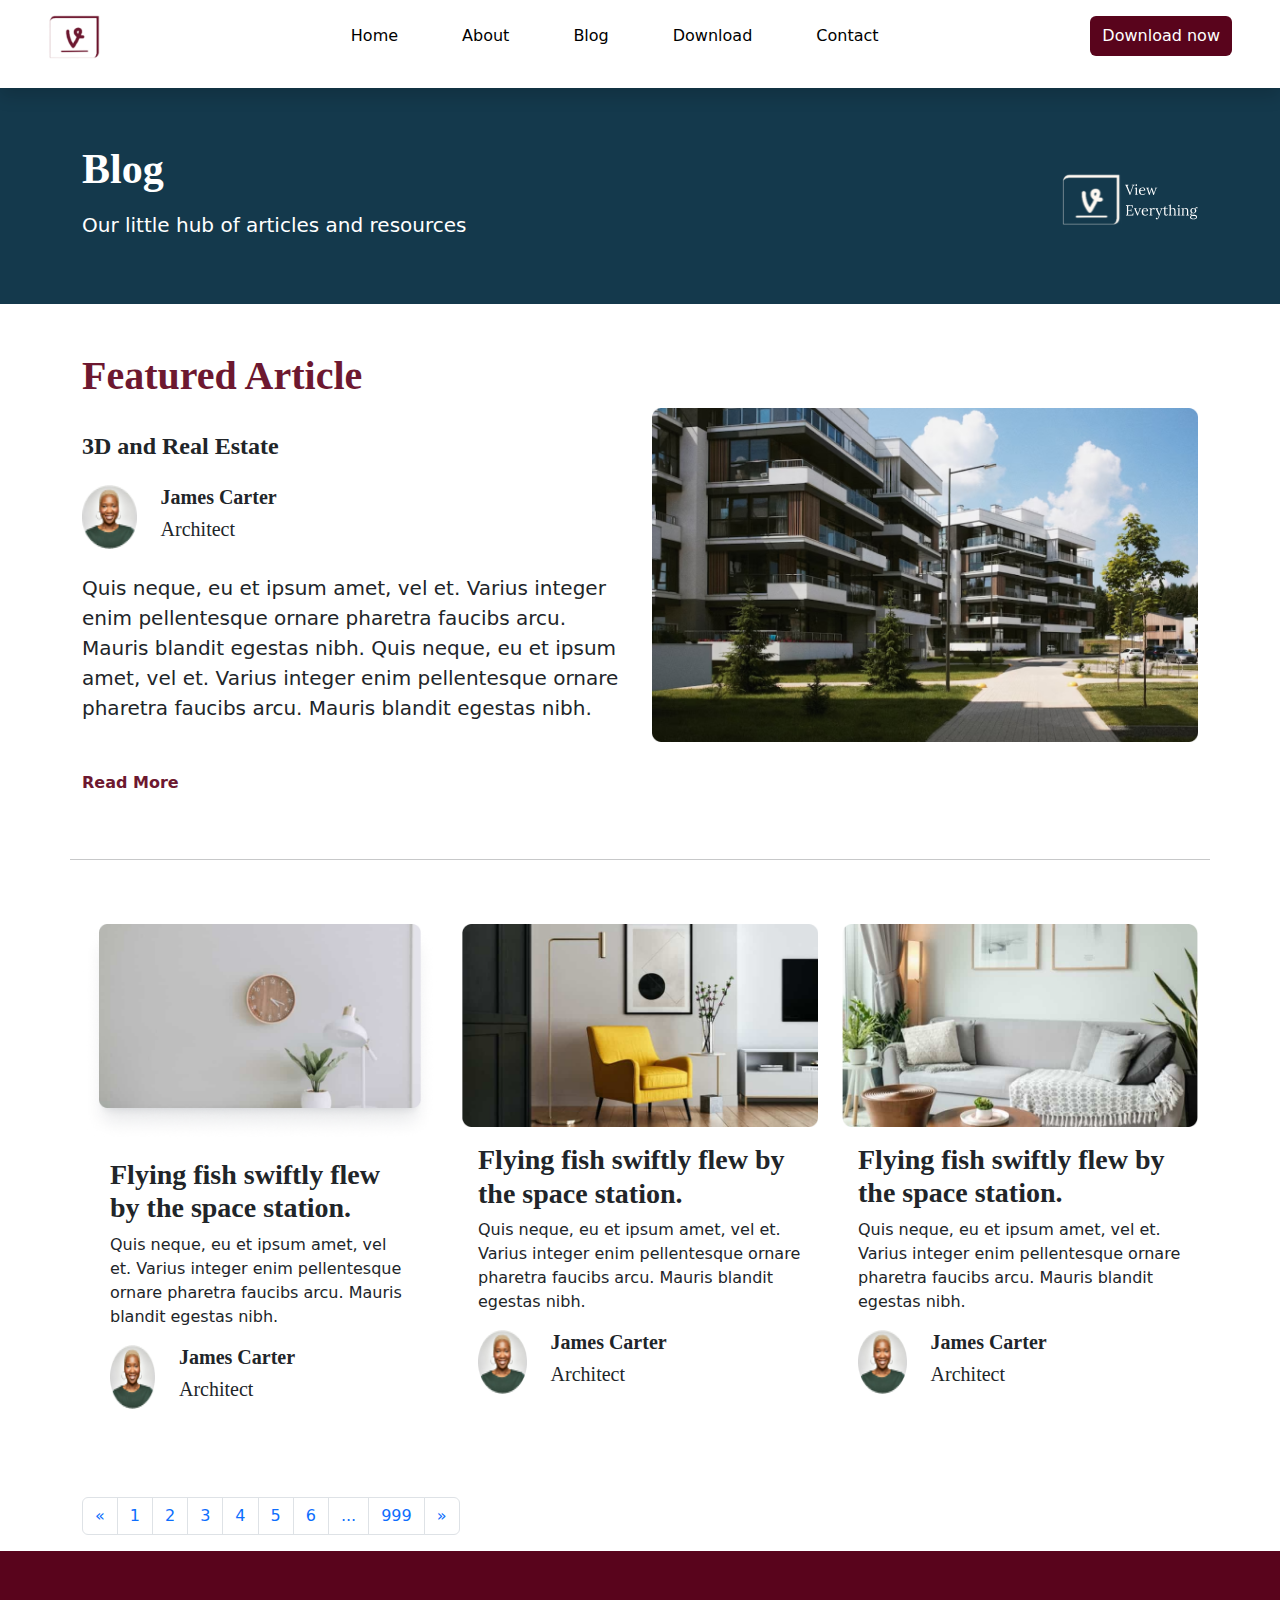
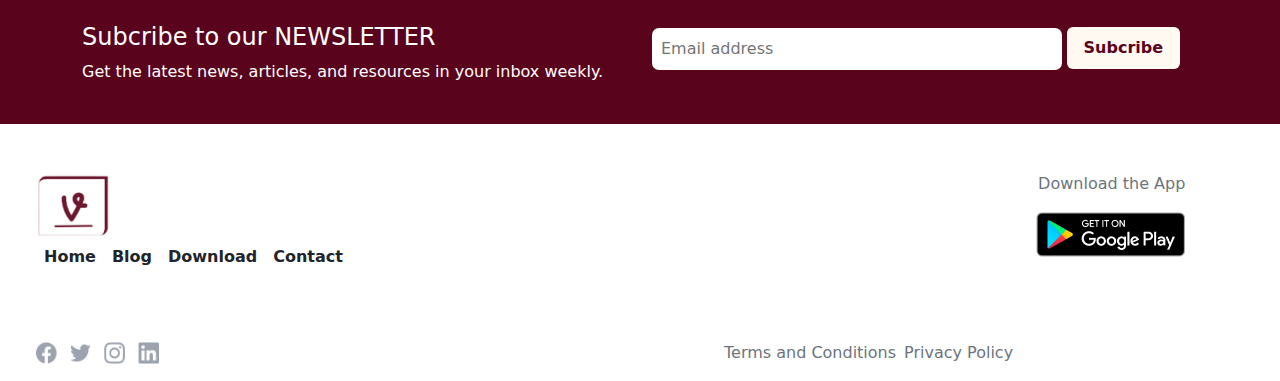
<file: blog.html>
<!DOCTYPE html>
<html lang="en">
<head>
    <meta charset="UTF-8">
    <meta name="viewport" content="width=device-width, initial-scale=1.0">
    <link rel="stylesheet" href="homepage.css">
    <link rel="stylesheet" href="blog.css">
    <link rel="stylesheet" href="about.css">
    <link rel="stylesheet" href=" 	https://cdn.jsdelivr.net/npm/bootstrap@5.3.2/dist/css/bootstrap.min.css">
    <script src=" 	https://cdn.jsdelivr.net/npm/bootstrap@5.3.2/dist/js/bootstrap.bundle.min.js"></script>
    <title>Blog Page</title>
</head>
<body>
    <header>
        <nav class="navbar navbar-expand-lg bg-body-white shadow pb-4">
            <div class="container-fluid px-3 px-md-5">
              <a class="navbar-brand" href="index.html"><img src="home/image 17.png" width="70%" alt="logo"></a>
              <button class="navbar-toggler" type="button" data-bs-toggle="collapse" data-bs-target="#navbarSupportedContent" aria-controls="navbarSupportedContent" aria-expanded="false" aria-label="Toggle navigation">
                <span class="navbar-toggler-icon"></span>
              </button>
              <div class="collapse navbar-collapse" id="navbarSupportedContent">
                <ul class="navbar-nav m-auto mb-2 mb-lg-0 gap-5">
                  <li class="nav-item">
                    <a class="nav-link active navList" aria-current="page" href="index.html">Home</a>
                  </li>
                  <li class="nav-item">
                    <a class="nav-link active navList" href="about.html">About</a>
                  </li>
                  <li class="nav-item">
                    <a class="nav-link active navList" href="blog.html">Blog</a>
                  </li>
                  <li class="nav-item">
                    <a class="nav-link active navList" href="download.html">Download</a>
                  </li>
                  <li class="nav-item">
                    <a class="nav-link active navList" href="contact.html">Contact</a>
                  </li>
                </ul>
                  <button class="btn btn-success py-2" type="submit">Download now</button>
              </div>
            </div>
          </nav>
    </header>
    <section class="AfirstSec pt-5">
        <div class="container py-5 gap-5 ">
          <div class="row rowOne">
            <div class="col-12 col-lg-6 text-white">
              <h1 class="m-lg-0  pb-3 pt-5 fw-bolder">
                Blog
            </h1>
            <p class="fs-5  ">Our little hub of articles and resources</p>
           </div>
            <div class="col-12 col-lg-6 text-end">
            <img src="about/Frame 40651.svg" class="pt-5 w-25 ms-auto d-none d-lg-block" alt="An image of hand holding a building" width="80%">
           </div>
        </div>
        </div>
      </section>
      <section>
        <div class="container mt-5">
            <h2 class="fw-bold Featured fs-1">Featured Article</h2>
            <div class="row">
                <div class="col-12 col-lg-6">
                    <h5 class="my-4 fw-bolder fs-4">3D and Real Estate</h5>
                    <div class="d-flex gap-4 mb-4">
                        <img src="home/Ellipse 1-1.png" width="10%">
                        <div>
                          <h5 class="fw-bold">James Carter</h5>
                          <h5>Architect</h5>
                        </div>
                      </div>
                    <p class="fs-5">Quis neque, eu et ipsum amet, vel et. Varius integer enim pellentesque ornare pharetra faucibs arcu. Mauris blandit egestas nibh. Quis neque, eu et ipsum amet, vel et. Varius integer enim pellentesque ornare pharetra faucibs arcu. Mauris blandit egestas nibh.</p>
                    <p class="fw-bold  mt-5 read">Read More</p>
                </div>
                <div class="col-12 col-lg-6">
                    <img src="blog/image 39.png" class="w-100" alt="">
                </div>
            </div>
        </div>
      </section>
      <hr class="container mt-5">
      <section>
        <div class="container">
            <div class="row">
                
            </div>
        </div>
      </section>
      <section>
        <div class="container my-5">
           <div class="row">
            <div class="card border border-0 col-12 col-lg-4">
                <img src="blog/Image.png" class="card-img-top w-100" alt="...">
                <div class="card-body container">
                  <h5 class="card-title fs-3 fw-bold container">Flying fish swiftly flew by the space station.</h5>
                  <p class="card-text container">Quis neque, eu et ipsum amet, vel et. Varius integer enim pellentesque ornare pharetra faucibs arcu. Mauris blandit egestas nibh.</p>
                  <div class="d-flex gap-4 mb-4 container">
                    <img src="home/Ellipse 1-1.png" width="15%">
                    <div>
                      <h5 class="fw-bold">James Carter</h5>
                      <h5>Architect</h5>
                    </div>
                  </div>
                </div>
            </div>
            <div class="card border border-0 col-12 col-lg-4">
                <img src="blog/unsplash__HqHX3LBN18.png" class="card-img-top w-100" alt="...">
                <div class="card-body container">
                  <h5 class="card-title fs-3 fw-bold">Flying fish swiftly flew by the space station.</h5>
                  <p class="card-tex">Quis neque, eu et ipsum amet, vel et. Varius integer enim pellentesque ornare pharetra faucibs arcu. Mauris blandit egestas nibh.</p>
                  <div class="d-flex gap-4 mb-4">
                    <img src="home/Ellipse 1-1.png" width="15%">
                    <div>
                      <h5 class="fw-bold">James Carter</h5>
                      <h5>Architect</h5>
                    </div>
                  </div>
                </div>
            </div>
            <div class="card border border-0 col-12 col-lg-4">
                <img src="blog/unsplash_OtXADkUh3-I.png" class="card-img-top w-100" alt="...">
                <div class="card-body container">
                  <h5 class="card-title fs-3 fw-bold ">Flying fish swiftly flew by the space station.</h5>
                  <p class="card-text">Quis neque, eu et ipsum amet, vel et. Varius integer enim pellentesque ornare pharetra faucibs arcu. Mauris blandit egestas nibh.</p>
                  <div class="d-flex gap-4 mb-4">
                    <img src="home/Ellipse 1-1.png" width="15%">
                    <div>
                      <h5 class="fw-bold">James Carter</h5>
                      <h5>Architect</h5>
                    </div>
                  </div>
                </div>
            </div>
           </div>
        </div>
      </section>
      <section class="container  me-auto">
        <nav aria-label="Page navigation example">
            <ul class="pagination">
              <li class="page-item">
                <a class="page-link" href="#" aria-label="Previous">
                  <span aria-hidden="true">&laquo;</span>
                </a>
              </li>
              <li class="page-item"><a class="page-link" href="#">1</a></li>
              <li class="page-item"><a class="page-link" href="#">2</a></li>
              <li class="page-item"><a class="page-link" href="#">3</a></li>
              <li class="page-item"><a class="page-link" href="#">4</a></li>
              <li class="page-item"><a class="page-link" href="#">5</a></li>
              <li class="page-item"><a class="page-link" href="#">6</a></li>
              <li class="page-item"><a class="page-link" href="#">...</a></li>
              <li class="page-item"><a class="page-link" href="#">999</a></li>
              <li class="page-item">
                <a class="page-link" href="#" aria-label="Next">
                  <span aria-hidden="true">&raquo;</span>
                </a>
              </li>
            </ul>
          </nav>
      </section>
      <footer>
        <div class="bg-1-f text-white p-4" >
          <div class="container mt-5">
            <div class="row">
              <div class="col-12 col-md-6">
                <h4 style="overflow-y: hidden;">Subcribe to our NEWSLETTER</h4>
                <P>Get the latest news, articles, and resources in your inbox weekly.</P>
              </div>
              <form class="col-12 col-md-6">
                <input type="email" placeholder="Email address" style="width: 75%; padding: 9px; border-radius: 7px; border: none;">
                <button class="btn btn-ligh py-2 px-3 my-2 mt-md-1   fw-bold">Subcribe</button>
              </form>
            </div>
          </div>
        </div>
        <div class="container-fluid mt-5">
          <div class="row">
            <div class="col-12 col-md-5">
              <img src="home/image 17.png" alt="" class="ms-4">
              <ul class="d-flex gap-3 fw-bold py-2" style="list-style: none;">
                <li>Home</li>
                <li>Blog</li>
                <li>Download</li>
                <li>Contact</li>
              </ul>
            </div>
            <div class="col-12 col-md-6 ms-4 text-md-end">
              <p class="text-secondary">Download the App</p>
              <img src="home/Frame 10.png" alt="">
            </div>
          </div>
        </div>
        <div class="container-fluid mt-5">
           <div class="row gap-5">
            <div class="col-12 col-md-6">
              <img src="home/Icons.png" class="ms-4 icons" alt="">
             </div>
             <div class="col-12 col-md-5 ms-4 d-flex gap-2">
               <p class="text-secondary">Terms and Conditions</p>
               <p class="text-secondary ">Privacy Policy</p>
             </div>
           </div> 
        </div>
      </footer>
</body>
</html>
</file>
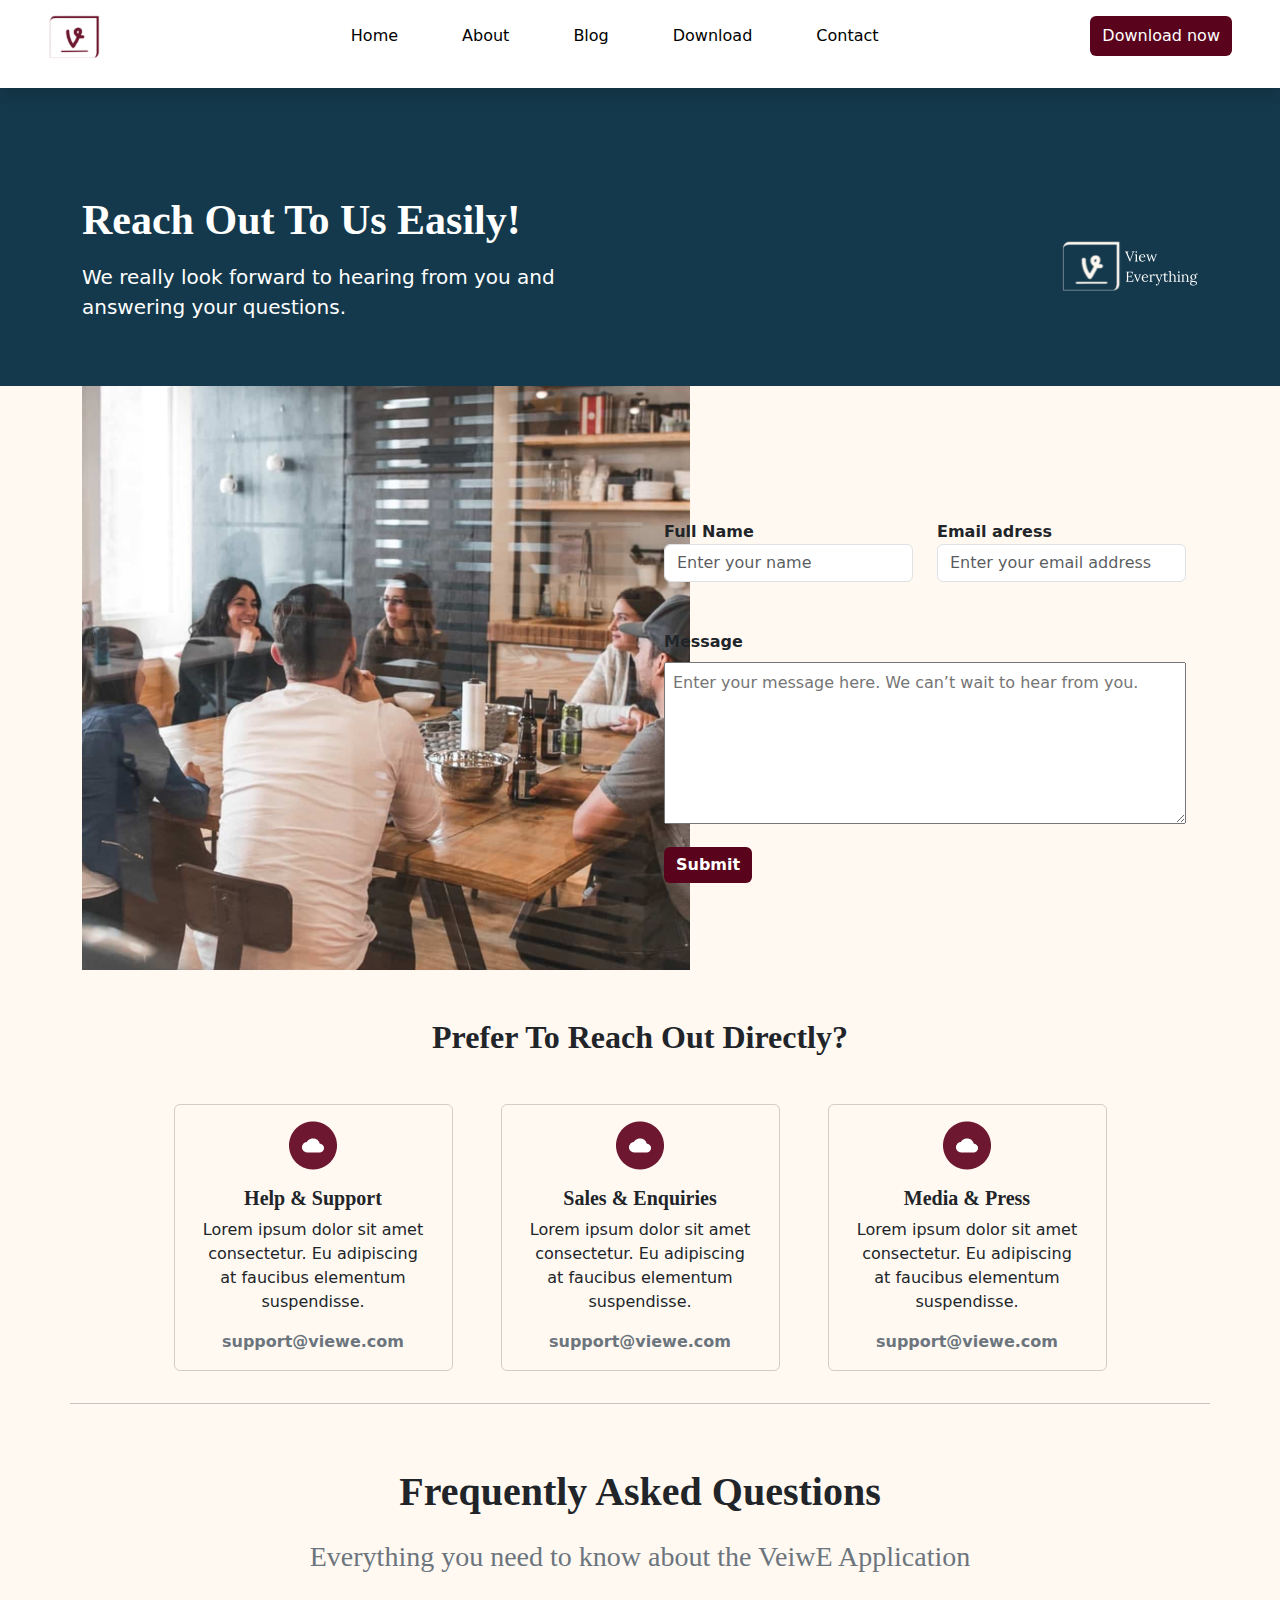
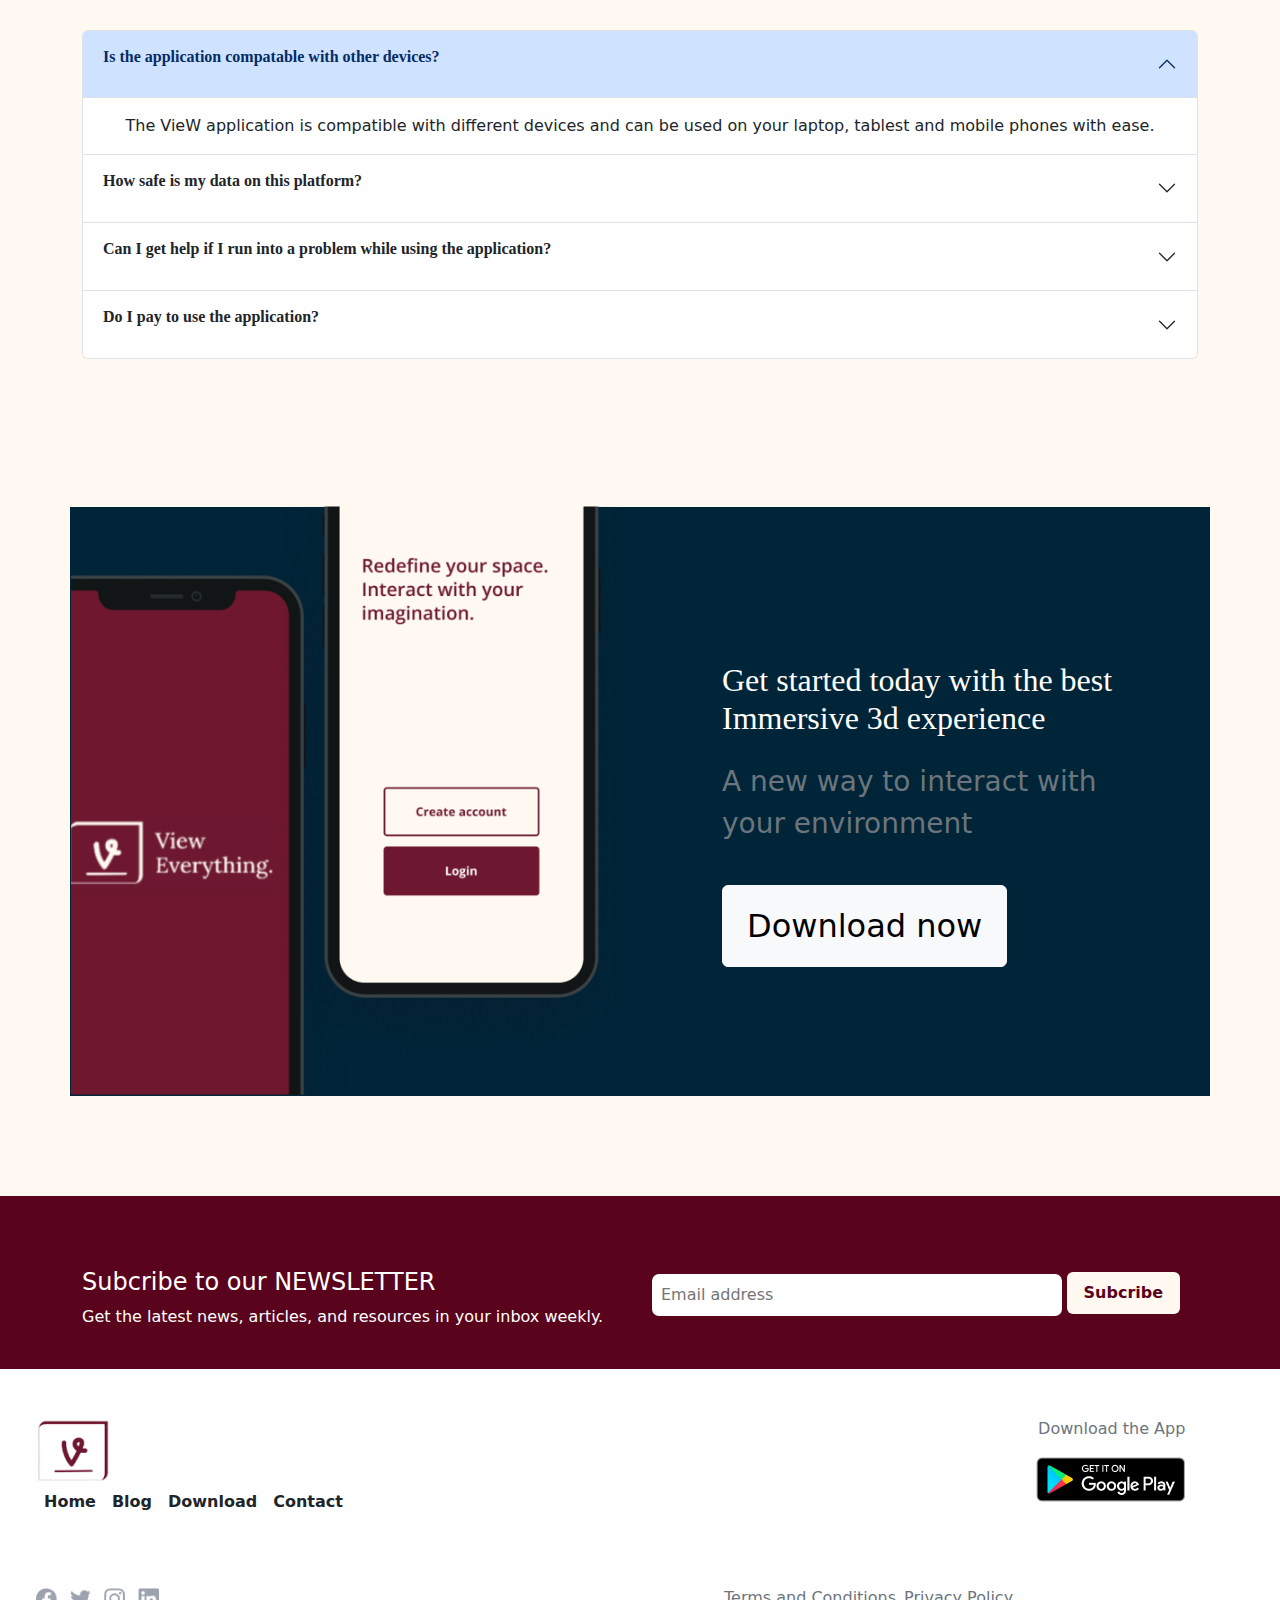
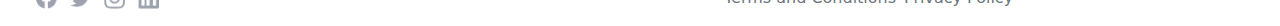
<file: contact.html>
<!DOCTYPE html>
<html lang="en">
<head>
    <meta charset="UTF-8">
    <meta name="viewport" content="width=device-width, initial-scale=1.0">
    <link rel="stylesheet" href="homepage.css">
    <link rel="stylesheet" href="about.css">
    <link rel="stylesheet" href="blog.css">
    <link rel="stylesheet" href="download.css">
    <link rel="stylesheet" href="contact.css">
    <link rel="stylesheet" href=" 	https://cdn.jsdelivr.net/npm/bootstrap@5.3.2/dist/css/bootstrap.min.css">
    <script src=" 	https://cdn.jsdelivr.net/npm/bootstrap@5.3.2/dist/js/bootstrap.bundle.min.js"></script>
    <title>Contact Page</title>
</head>
<body>
    <main>
    <header>
        <nav class="navbar navbar-expand-lg bg-body-white shadow pb-4">
            <div class="container-fluid px-3 px-md-5">
              <a class="navbar-brand" href="index.html"><img src="home/image 17.png" width="70%" alt="logo"></a>
              <button class="navbar-toggler" type="button" data-bs-toggle="collapse" data-bs-target="#navbarSupportedContent" aria-controls="navbarSupportedContent" aria-expanded="false" aria-label="Toggle navigation">
                <span class="navbar-toggler-icon"></span>
              </button>
              <div class="collapse navbar-collapse" id="navbarSupportedContent">
                <ul class="navbar-nav m-auto mb-2 mb-lg-0 gap-5">
                  <li class="nav-item">
                    <a class="nav-link active navList" aria-current="page" href="index.html">Home</a>
                  </li>
                  <li class="nav-item">
                    <a class="nav-link active navList" href="about.html">About</a>
                  </li>
                  <li class="nav-item">
                    <a class="nav-link active navList" href="blog.html">Blog</a>
                  </li>
                  <li class="nav-item">
                    <a class="nav-link active navList" href="download.html">Download</a>
                  </li>
                  <li class="nav-item">
                    <a class="nav-link active navList" href="contact.html">Contact</a>
                  </li>
                </ul>
                  <button class="btn btn-success py-2" type="submit">Download now</button>
              </div>
            </div>
          </nav>
    </header>
    <section class="AfirstSec pt-5">
        <div class="container py-5 gap-5 ">
          <div class="row rowOne">
            <div class="col-12 col-lg-6 text-white">
              <h1 class="m-lg-0  pb-3 pt-5 fw-bolder">
                Reach Out To Us Easily!
            </h1>
            <p class="fs-5  ">We really look forward to hearing from you and answering your questions.</p>
           </div>
            <div class="col-12 col-lg-6 text-end">
            <img src="about/Frame 40651.svg" class="pt-5 w-25 ms-auto d-none d-lg-block" alt="An image of hand holding a building" width="80%">
           </div>
        </div>
        </div>
      </section>
      <section>
        <div class="container">
            <div class="row rowOne">
                <div class="col-12 col-lg-6 d-none d-lg-block">
                    <img src="contact/SCUUDU (1)/Image.png" alt="">
                </div>
                <div class="col-12 col-lg-6">
                     <form action="" class="container mt-5">
                        <div class="row">
                            <div class="col-12 col-lg-6 mb-4">
                                <label for="name" class="fw-bold" >Full Name</label>
                                <input type="text" placeholder="Enter your name" autocomplete="on" class="form-control" required>
                            </div>
                            <div class="col-12 col-lg-6">
                                <label for="name" class="fw-bold" >Email adress</label>
                                <input type="email" placeholder="Enter your email address" autocomplete="on" class="form-control" required>
                            </div>
                            <div class="col-12 mt-4">
                                <label for="name" class="fw-bold mb-2">Message</label>
                                <textarea class="p-2" spellcheck="true" autocomplete="on" name="Message" id="" cols="100%" rows="6" placeholder="Enter your message here. We can’t wait to hear from you." required></textarea>
                                <input type="submit" class="btn btn-success fw-bold mt-3" value="Submit">
                            </div>
                        </div>
                        
                     </form>
                </div>
            </div>
        </div>
      </section>
      <section class="mt-5 container">
        <h2 class="text-center fw-bold">Prefer To Reach Out Directly?</h2>
        <div class="container mt-5">
            <div class="row gap-5 rowOne">
              <div class="card bg-transparent mb-3 col-12 col-lg-3">
                <div class="card-body text-center">
                    <img src="home/Frame 40566.png" alt="">
                  <h5 class="card-title fw-bold pt-3">Help & Support</h5>
                  <p class="card-text">Lorem ipsum dolor sit amet consectetur. Eu adipiscing at faucibus elementum suspendisse.</p>
                  <a href="mailto:support@viewe.com" class="text-secondary text-decoration-none fw-bold">support@viewe.com</a>
                </div>
              </div>
              <div class="card bg-transparent mb-3 col-12 col-lg-3">
                <div class="card-body text-center">
                    <img src="home/Frame 40566.png" alt="">
                  <h5 class="card-title fw-bold pt-3">Sales & Enquiries</h5>
                  <p class="card-text">Lorem ipsum dolor sit amet consectetur. Eu adipiscing at faucibus elementum suspendisse.</p>
                  <a href="mailto:support@viewe.com" class="text-secondary text-decoration-none fw-bold">support@viewe.com</a>
                </div>
              </div>
              <div class="card bg-transparent mb-3 col-12 col-lg-3">
                <div class="card-body text-center">
                    <img src="home/Frame 40566.png" alt="">
                  <h5 class="card-title fw-bold pt-3">Media & Press</h5>
                  <p class="card-text">Lorem ipsum dolor sit amet consectetur. Eu adipiscing at faucibus elementum suspendisse.</p>
                  <a href="mailto:support@viewe.com" class="text-secondary text-decoration-none fw-bold">support@viewe.com</a>
                </div>
              </div>
            </div>  
        </div>
      </section>
      <hr class="container">
      <section class="secFive container-fluid px-5 text-md-center">
        <h2 class="fs-1 fw-bold pt-5 pb-3 ">Frequently Asked Questions</h2>
        <h3 class="text-secondary">Everything you need to know about the VeiwE Application </h3>
        <div class="py-5 container">
          <div class="accordion" id="accordionExample">
            <div class="accordion-item">
              <h2 class="accordion-header">
                <button class="accordion-button" type="button" data-bs-toggle="collapse" data-bs-target="#collapseOne" aria-expanded="true" aria-controls="collapseOne">
                  <p class="fw-bold">Is the application compatable with other devices?</p>
                </button>
              </h2>
              <div id="collapseOne" class="accordion-collapse collapse show" data-bs-parent="#accordionExample">
                <div class="accordion-body">
                  The VieW application is compatible with different devices and can be used on your laptop, tablest and mobile phones with ease.
                </div>
              </div>
            </div>
            <div class="accordion-item">
              <h2 class="accordion-header">
                <button class="accordion-button collapsed" type="button" data-bs-toggle="collapse" data-bs-target="#collapseTwo" aria-expanded="false" aria-controls="collapseTwo">
                  <p><strong>How safe is my data on this platform?</strong></p>
                </button>
              </h2>
              <div id="collapseTwo" class="accordion-collapse collapse" data-bs-parent="#accordionExample">
                <div class="accordion-body">
                  <strong>This is the second item's accordion body.</strong> It is hidden by default, until the collapse plugin adds the appropriate classes that we use to style each element. These classes control the overall appearance, as well as the showing and hiding via CSS transitions. You can modify any of this with custom CSS or overriding our default variables. It's also worth noting that just about any HTML can go within the <code>.accordion-body</code>, though the transition does limit overflow.
                </div>
              </div>
            </div>
            <div class="accordion-item">
              <h2 class="accordion-header">
                <button class="accordion-button collapsed" type="button" data-bs-toggle="collapse" data-bs-target="#collapseThree" aria-expanded="false" aria-controls="collapseThree">
                  <p class="fw-bold">Can I get help if I run into a problem while using the application?</p>
                </button>
              </h2>
              <div id="collapseThree" class="accordion-collapse collapse" data-bs-parent="#accordionExample">
                <div class="accordion-body">
                  <strong>This is the third item's accordion body.</strong> It is hidden by default, until the collapse plugin adds the appropriate classes that we use to style each element. These classes control the overall appearance, as well as the showing and hiding via CSS transitions. You can modify any of this with custom CSS or overriding our default variables. It's also worth noting that just about any HTML can go within the <code>.accordion-body</code>, though the transition does limit overflow.
                </div>
              </div>
            </div>
            <div class="accordion-item">
              <h2 class="accordion-header">
                <button class="accordion-button collapsed" type="button" data-bs-toggle="collapse" data-bs-target="#collapseThree" aria-expanded="false" aria-controls="collapseThree">
                  <p class="fw-bold">Do I pay to use the application?</p>
                </button>
              </h2>
              <div id="collapseThree" class="accordion-collapse collapse" data-bs-parent="#accordionExample">
                <div class="accordion-body">
                  <strong>This is the third item's accordion body.</strong> It is hidden by default, until the collapse plugin adds the appropriate classes that we use to style each element. These classes control the overall appearance, as well as the showing and hiding via CSS transitions. You can modify any of this with custom CSS or overriding our default variables. It's also worth noting that just about any HTML can go within the <code>.accordion-body</code>, though the transition does limit overflow.
                </div>
              </div>
            </div>
          </div>
        </div>
      </section>
      <section class="secSix container">
        <div>
          <div class="row rowSix">
            <div class="col-12 col-md-6 d-xperience1">
              <img src="home/image 14.png" class="w-100" alt="">
            </div>
            <div class="col-12 col-md-6 text-white d-xperience2 text-center text-md-start">
              <h2 class="pt-5">Get started today with the best Immersive 3d experience</h2>
                <p class="py-3 fs-3 Neural-p text-secondary">A new way to interact with your environment</p>
                <button class="btn btn-light py-3 px-4 my-4 mt-md-2 fs-2">Download now</button>
            </div>
          </div>
        </div>
      </section> 
    </main>
    <footer>
        <div class="bg-1-f text-white p-4" >
          <div class="container mt-5">
            <div class="row">
              <div class="col-12 col-md-6">
                <h4 style="overflow-y: hidden;">Subcribe to our NEWSLETTER</h4>
                <P>Get the latest news, articles, and resources in your inbox weekly.</P>
              </div>
              <form class="col-12 col-md-6">
                <input type="email" placeholder="Email address" style="width: 75%; padding: 9px; border-radius: 7px; border: none;">
                <button class="btn btn-ligh py-2 px-3 my-2 mt-md-1   fw-bold">Subcribe</button>
              </form>
            </div>
          </div>
        </div>
        <div class="container-fluid mt-5">
          <div class="row">
            <div class="col-12 col-md-5">
              <img src="home/image 17.png" alt="" class="ms-4">
              <ul class="d-flex gap-3 fw-bold py-2" style="list-style: none;">
                <li>Home</li>
                <li>Blog</li>
                <li>Download</li>
                <li>Contact</li>
              </ul>
            </div>
            <div class="col-12 col-md-6 ms-4 text-md-end">
              <p class="text-secondary">Download the App</p>
              <img src="home/Frame 10.png" alt="">
            </div>
          </div>
        </div>
        <div class="container-fluid mt-5">
           <div class="row gap-5">
            <div class="col-12 col-md-6">
              <img src="home/Icons.png" class="ms-4 icons" alt="">
             </div>
             <div class="col-12 col-md-5 ms-4 d-flex gap-2">
               <p class="text-secondary">Terms and Conditions</p>
               <p class="text-secondary ">Privacy Policy</p>
             </div>
           </div> 
        </div>
      </footer>
</body>
</html>
</file>
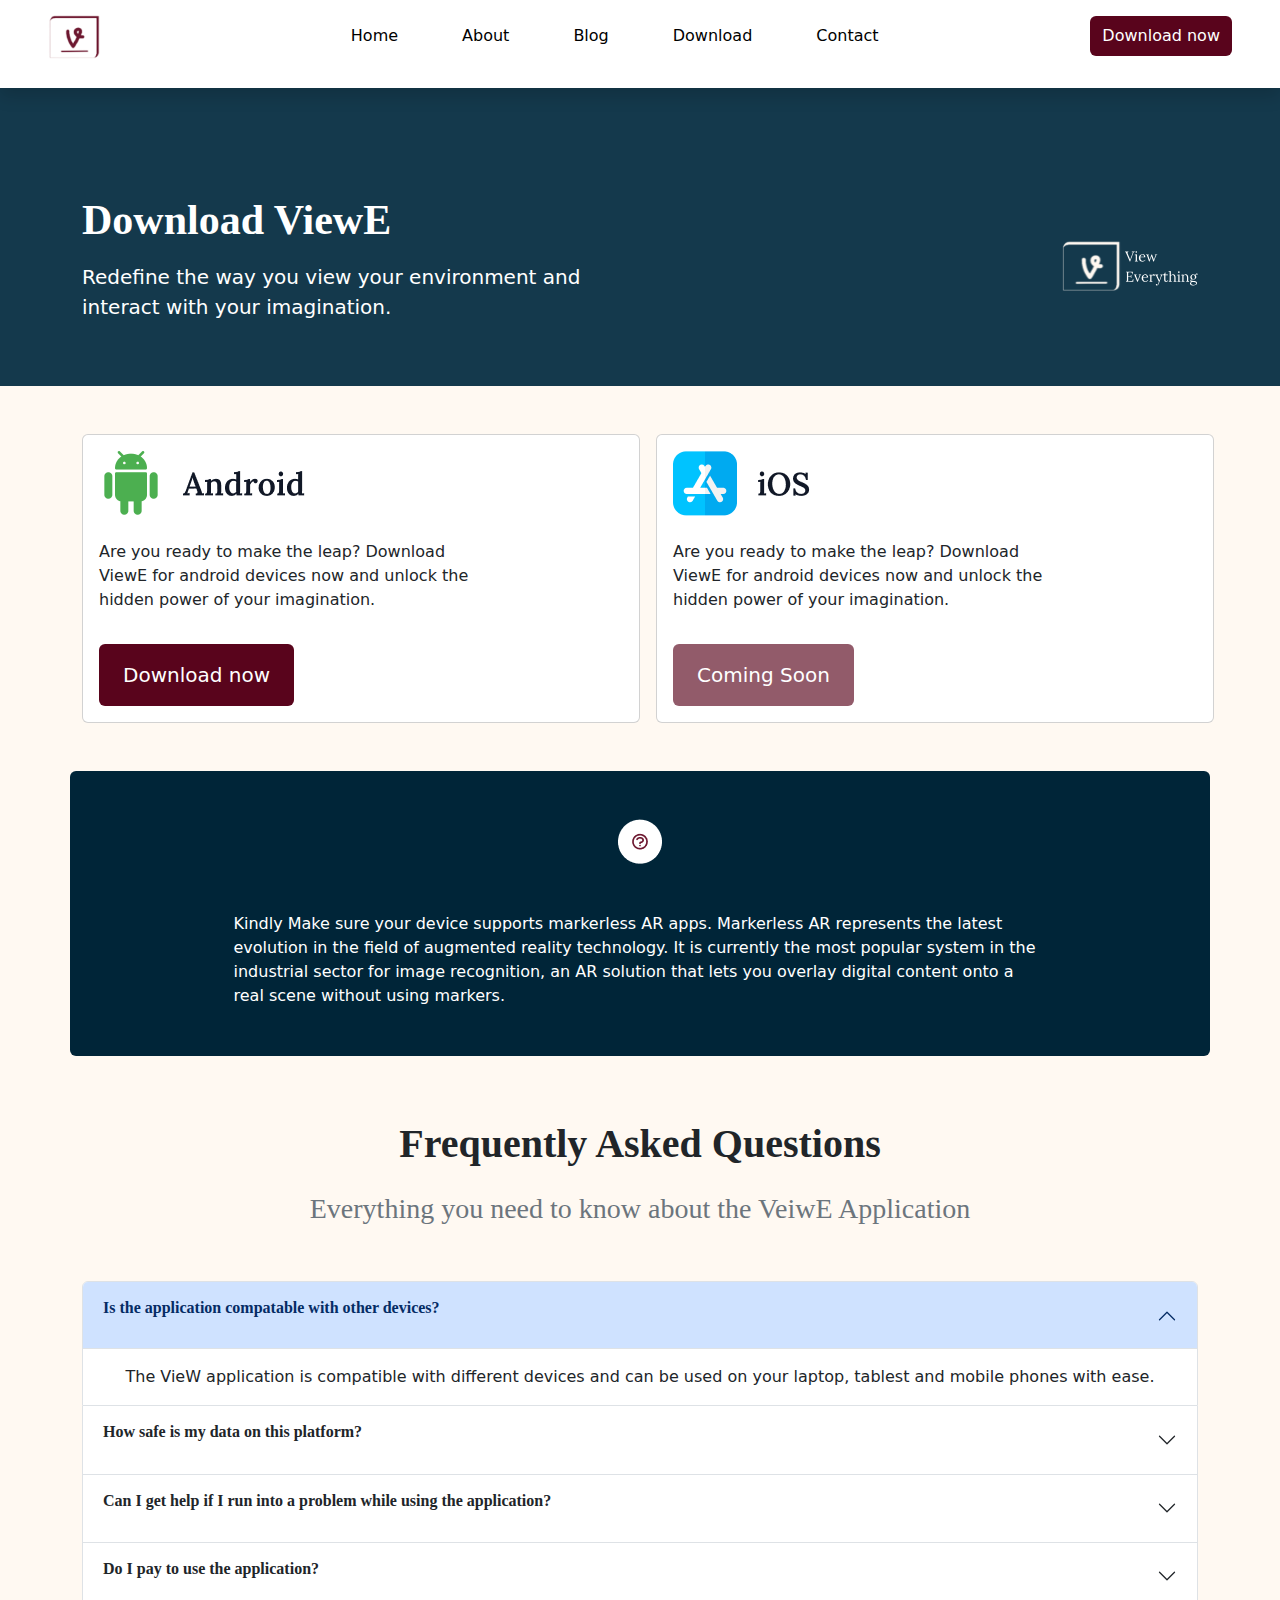
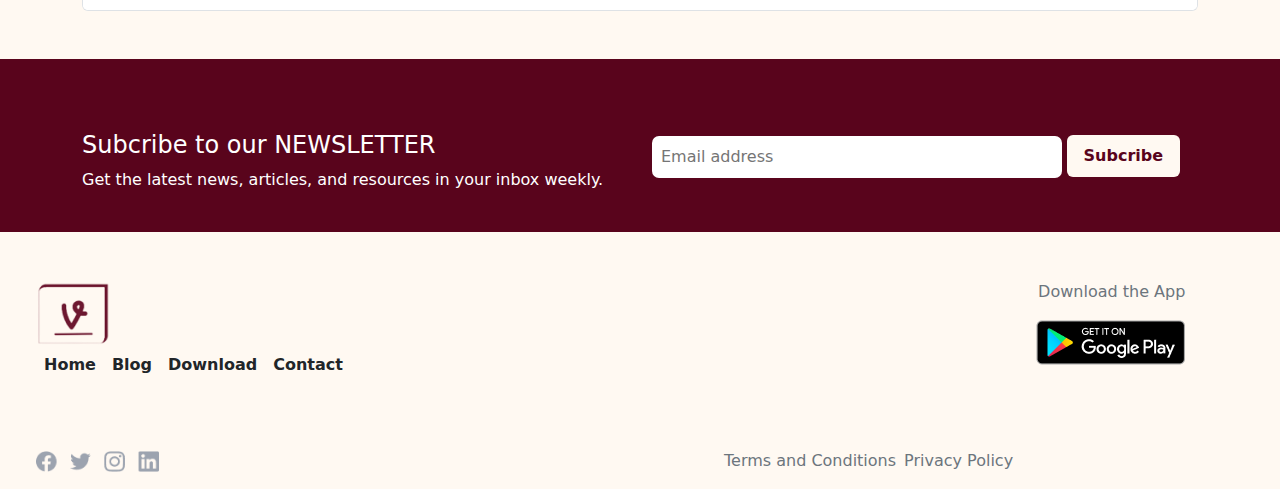
<file: download.html>
<!DOCTYPE html>
<html lang="en">
<head>
    <meta charset="UTF-8">
    <meta name="viewport" content="width=device-width, initial-scale=1.0">
    <link rel="stylesheet" href="homepage.css">
    <link rel="stylesheet" href="blog.css">
    <link rel="stylesheet" href="about.css">
    <link rel="stylesheet" href="download.css">
    <link rel="stylesheet" href="https://cdn.jsdelivr.net/npm/bootstrap@5.3.2/dist/css/bootstrap.min.css">
    <script src=" 	https://cdn.jsdelivr.net/npm/bootstrap@5.3.2/dist/js/bootstrap.bundle.min.js"></script>
    <title>Download Page</title>
</head>
<body>
    <main >
    <header>
        <nav class="navbar navbar-expand-lg bg-body-white shadow pb-4">
            <div class="container-fluid px-3 px-md-5">
              <a class="navbar-brand" href="index.html"><img src="home/image 17.png" width="70%" alt="logo"></a>
              <button class="navbar-toggler" type="button" data-bs-toggle="collapse" data-bs-target="#navbarSupportedContent" aria-controls="navbarSupportedContent" aria-expanded="false" aria-label="Toggle navigation">
                <span class="navbar-toggler-icon"></span>
              </button>
              <div class="collapse navbar-collapse" id="navbarSupportedContent">
                <ul class="navbar-nav m-auto mb-2 mb-lg-0 gap-5">
                  <li class="nav-item">
                    <a class="nav-link active navList" aria-current="page" href="index.html">Home</a>
                  </li>
                  <li class="nav-item">
                    <a class="nav-link active navList" href="about.html">About</a>
                  </li>
                  <li class="nav-item">
                    <a class="nav-link active navList" href="blog.html">Blog</a>
                  </li>
                  <li class="nav-item">
                    <a class="nav-link active navList" href="download.html">Download</a>
                  </li>
                  <li class="nav-item">
                    <a class="nav-link active navList" href="contact.html">Contact</a>
                  </li>
                </ul>
                  <button class="btn btn-success py-2" type="submit">Download now</button>
              </div>
            </div>
          </nav>
    </header>
    <section class="AfirstSec pt-5">
        <div class="container py-5 gap-5 ">
          <div class="row rowOne">
            <div class="col-12 col-lg-6 text-white">
              <h1 class="m-lg-0  pb-3 pt-5 fw-bolder">
                Download ViewE
            </h1>
            <p class="fs-5  ">Redefine the way you view your environment and interact with your imagination.</p>
           </div>
            <div class="col-12 col-lg-6 text-end">
            <img src="about/Frame 40651.svg" class="pt-5 w-25 ms-auto d-none d-lg-block" alt="An image of hand holding a building" width="80%">
           </div>
        </div>
        </div>
      </section>
      <section>
       <div class="container mt-5">
        <div class="d-lg-flex gap-3">
            <div class="card col-12 col-lg-6 mb-3 mb-lg-0">
                <div class="card-body">
                  <img src="download/Frame 40672.png" class="card-title fw-bold fs-3 mb-4" alt="">
                  <p class="card-text w-75">Are you ready to make the leap? Download ViewE for android devices now and unlock the hidden power of your imagination.</p>
                  <button class="btn btn-success py-3 px-4 mt-3 fs-5">Download now</button>
                </div>
            </div>
            <div class="card col-12 col-lg-6">
                <div class="card-body">
                    <img src="download/Frame 40673.png" class="card-title fw-bold fs-3 mb-4" alt="">
                  <p class="card-text w-75">Are you ready to make the leap? Download ViewE for android devices now and unlock the hidden power of your imagination.</p>
                  <span class="d-inline-block" tabindex="0" data-bs-toggle="popover" data-bs-trigger="hover focus" data-bs-content="Disabled popover">
                  <button class="btn btn-success py-3 px-4 mt-3 fs-5" disabled type="button">Coming Soon</button>
                </span>
                </div>
            </div>
        </div>
       </div>
      </section>
      <section class="secFourD mt-5 rounded container text-center">
        <img src="download/SCUUDU/Frame 40676.png" class="py-5" alt="">
        <p class="container text-white w-75 text-start pb-5">Kindly Make sure your device supports markerless AR apps. Markerless AR represents the latest evolution in the field of augmented reality technology. It is currently the most popular system in the industrial sector for image recognition, an AR solution that lets you overlay digital content onto a real scene without using markers.</p>
    </section>
    <section class="secFive container-fluid px-5 text-md-center">
        <h2 class="fs-1 fw-bold pt-5 pb-3 ">Frequently Asked Questions</h2>
        <h3 class="text-secondary">Everything you need to know about the VeiwE Application </h3>
        <div class="py-5 container">
          <div class="accordion" id="accordionExample">
            <div class="accordion-item">
              <h2 class="accordion-header">
                <button class="accordion-button" type="button" data-bs-toggle="collapse" data-bs-target="#collapseOne" aria-expanded="true" aria-controls="collapseOne">
                  <p class="fw-bold">Is the application compatable with other devices?</p>
                </button>
              </h2>
              <div id="collapseOne" class="accordion-collapse collapse show" data-bs-parent="#accordionExample">
                <div class="accordion-body">
                  The VieW application is compatible with different devices and can be used on your laptop, tablest and mobile phones with ease.
                </div>
              </div>
            </div>
            <div class="accordion-item">
              <h2 class="accordion-header">
                <button class="accordion-button collapsed" type="button" data-bs-toggle="collapse" data-bs-target="#collapseTwo" aria-expanded="false" aria-controls="collapseTwo">
                  <p><strong>How safe is my data on this platform?</strong></p>
                </button>
              </h2>
              <div id="collapseTwo" class="accordion-collapse collapse" data-bs-parent="#accordionExample">
                <div class="accordion-body">
                  <strong>This is the second item's accordion body.</strong> It is hidden by default, until the collapse plugin adds the appropriate classes that we use to style each element. These classes control the overall appearance, as well as the showing and hiding via CSS transitions. You can modify any of this with custom CSS or overriding our default variables. It's also worth noting that just about any HTML can go within the <code>.accordion-body</code>, though the transition does limit overflow.
                </div>
              </div>
            </div>
            <div class="accordion-item">
              <h2 class="accordion-header">
                <button class="accordion-button collapsed" type="button" data-bs-toggle="collapse" data-bs-target="#collapseThree" aria-expanded="false" aria-controls="collapseThree">
                  <p class="fw-bold">Can I get help if I run into a problem while using the application?</p>
                </button>
              </h2>
              <div id="collapseThree" class="accordion-collapse collapse" data-bs-parent="#accordionExample">
                <div class="accordion-body">
                  <strong>This is the third item's accordion body.</strong> It is hidden by default, until the collapse plugin adds the appropriate classes that we use to style each element. These classes control the overall appearance, as well as the showing and hiding via CSS transitions. You can modify any of this with custom CSS or overriding our default variables. It's also worth noting that just about any HTML can go within the <code>.accordion-body</code>, though the transition does limit overflow.
                </div>
              </div>
            </div>
            <div class="accordion-item">
              <h2 class="accordion-header">
                <button class="accordion-button collapsed" type="button" data-bs-toggle="collapse" data-bs-target="#collapseThree" aria-expanded="false" aria-controls="collapseThree">
                  <p class="fw-bold">Do I pay to use the application?</p>
                </button>
              </h2>
              <div id="collapseThree" class="accordion-collapse collapse" data-bs-parent="#accordionExample">
                <div class="accordion-body">
                  <strong>This is the third item's accordion body.</strong> It is hidden by default, until the collapse plugin adds the appropriate classes that we use to style each element. These classes control the overall appearance, as well as the showing and hiding via CSS transitions. You can modify any of this with custom CSS or overriding our default variables. It's also worth noting that just about any HTML can go within the <code>.accordion-body</code>, though the transition does limit overflow.
                </div>
              </div>
            </div>
          </div>
        </div>
      </section>
      <footer>
        <div class="bg-1-f text-white p-4" >
          <div class="container mt-5">
            <div class="row">
              <div class="col-12 col-md-6">
                <h4 style="overflow-y: hidden;">Subcribe to our NEWSLETTER</h4>
                <P>Get the latest news, articles, and resources in your inbox weekly.</P>
              </div>
              <div class="col-12 col-md-6">
                <input type="email" placeholder="Email address" style="width: 75%; padding: 9px; border-radius: 7px; border: none;">
                <button class="btn btn-ligh py-2 px-3 my-2 mt-md-1   fw-bold">Subcribe</button>
              </div>
            </div>
          </div>
        </div>
        <div class="container-fluid mt-5">
          <div class="row">
            <div class="col-12 col-md-5">
              <img src="home/image 17.png" alt="" class="ms-4">
              <ul class="d-flex gap-3 fw-bold py-2" style="list-style: none;">
                <li>Home</li>
                <li>Blog</li>
                <li>Download</li>
                <li>Contact</li>
              </ul>
            </div>
            <div class="col-12 col-md-6 ms-4 text-md-end">
              <p class="text-secondary">Download the App</p>
              <img src="home/Frame 10.png" alt="">
            </div>
          </div>
        </div>
        <div class="container-fluid mt-5">
           <div class="row gap-5">
            <div class="col-12 col-md-6">
              <img src="home/Icons.png" class="ms-4 icons" alt="">
             </div>
             <div class="col-12 col-md-5 ms-4 d-flex gap-2">
               <p class="text-secondary">Terms and Conditions</p>
               <p class="text-secondary ">Privacy Policy</p>
             </div>
           </div> 
        </div>
      </footer>
    </main>
</body>
</html>
</file>
<file: homepage.css>
header {
    position: fixed !important;
    width: 100%;
    top: 0;
    background-color: white;
    position: relative;
    z-index: 2;
}
main {
    margin-top: 15%;
}
.btn-success {
    background-color: #59041C !important;
    border: none !important;
}
h1, h2, h3, h5, h6 {
    font-family: lora;
}
.navList {
    font-weight: 500 !important;
}
.navList:hover {
    border-bottom: 2px solid #59041C ;
    color: #59041C !important;
    font-weight: 500;
}
h1 {
    font-size: 42px !important;
    width: 85%;
}
.firstSec {
    background-color: #FFF9F2;
}
ul {
    list-style: image-set(
        url(home/mark.png)
    );
}
.Partners {
    width: 90%;
}
.secFour {
    background-color: #002538;
    height: 80vh;
    /* overflow-y: hidden; */
}
.yesImg {
    width: 80%;
    /* height: 70vh !important; */
}
.secFive {
    background-color: #FFF9F2;
    position: relative;
    z-index: 1;
}
.secSix {
    margin: 100px;
    background-color: #002538;
}
.bg-body-whit {
    background-color: white !important;
    border-top: 3px solid #59041C;
    border-right: 3px solid #59041C;
    border-radius: 10px;
}
.bg-transparent {
    background-color: transparent !important;
}
.frame-img {
    width: 90%;
    /* height: 330px; */
}
.sec8 {
    background-color: #FFF9F2;
    padding: 50px;
    margin-top: 20px;
}
.bg-1-f {
    background-color: #59041C;
}
.btn-ligh {
    background-color: #FFF9F2 !important;
    color: #59041C !important;
}
.icons {
    width: 35%;
}
.d-xperience1 {
    position: relative; 
    left: -11px;
    bottom: 1px;
}
footer {
    overflow-x: hidden;
}
@media screen and (min-width:769px) {
    main {
        margin-top: 4%;
    }
    .rowOne, .rowTwo, .rowFive {
        display: flex ;
        align-items: center;
        justify-content: center;
    }
    .rowSix {
        display: flex;
        align-items: center;
        gap: 70px;
    }
    .Partners {
        width: 30%;
    }
    
    .frame-img {
        width: 70%;
        height: 330px;
    }
    .n-p {
        width: 80%;
    }
    .d-xperience2 {
        width: 38% !important;
    }
    .icons {
        width: 20% !important;
    }
}
@media screen and (min-width:981px) {
    main {
        margin-top: 4%;
    }
    .rowOne, .rowTwo, .rowFive {
        display: flex ;
        align-items: center;
        justify-content: center;
    }
    .rowSix {
        display: flex;
        align-items: center;
        gap: 70px;
    }
    .Partners {
        width: 30%;
    }
    .secFour {
        background-color: #002538;
        height: 50vh;
        margin-top: 10%;
        margin-bottom: 15%;
        border-radius: 15px;

    }
    .NeRF {
        position: relative;
        bottom: 150px;
    }
    /* .Neural-p {
        width: 350px;
    } */
    .yesIMg {
        margin-left: 20%;
        position: relative;
        
    }
    .frame-img {
        width: 70%;
        height: 330px;
    }
    .n-p {
        width: 80%;
    }
    .d-xperience2 {
        width: 38% !important;
    }
    
}
</file>
<file: about.css>
.AsecTwo {
    background-color: #fff9f1;
}
.AfirstSec {
    background-color: #14394c;
}
</file>
<file: blog.css>
.Featured, .read {
    color: #6D1830;

}
</file>
<file: download.css>
.secFourD {
    background-color: #002538;
}
main {
    background-color: #FFF9F2;
    overflow-x: hidden;
}
</file>
<file: contact.css>
textarea {
    width: 100%;
}
</file>
